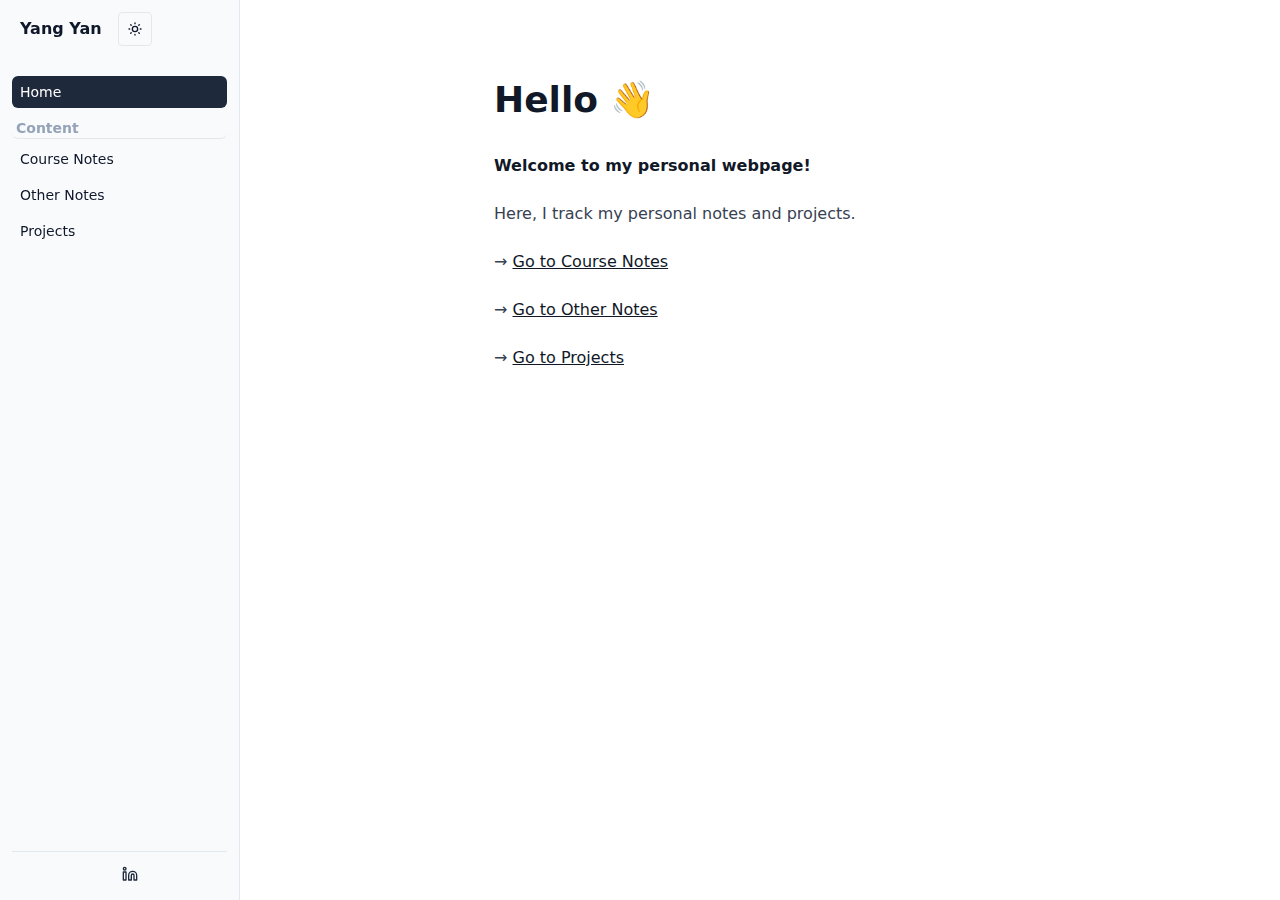
<file: index.html>
<!DOCTYPE html>
<html lang="en" itemscope itemtype="http://schema.org/WebPage">
<head>
  <meta charset="utf-8" />

  <meta name="viewport" content="width=device-width, initial-scale=1" />

  <link rel="icon" href="/favicon.ico">

  <title>
    Yang Yan&#39;s Personal Webpage - Yang Yan
  </title>

  <meta name="description" content="Red panda living in the eastern Himalayas." /><meta name="generator" content="Hugo 0.121.1">

  <link rel="stylesheet" href="/main.css" />

  
  

  <meta property="og:title" content="Yang Yan&#39;s Personal Webpage" />
<meta property="og:description" content="Red panda living in the eastern Himalayas." />
<meta property="og:type" content="website" />
<meta property="og:url" content="https://yan99.github.io/" />



  <meta name="twitter:card" content="summary"/><meta name="twitter:title" content="Yang Yan&#39;s Personal Webpage"/>
<meta name="twitter:description" content="Red panda living in the eastern Himalayas."/>


  <meta itemprop="name" content="Yang Yan&#39;s Personal Webpage">
<meta itemprop="description" content="Red panda living in the eastern Himalayas.">

  <meta itemprop="name" content="Yang Yan&#39;s Personal Webpage">
<meta itemprop="description" content="Red panda living in the eastern Himalayas.">
</head><body class="flex relative h-full min-h-screen"><aside
  class="will-change-transform transform transition-transform -translate-x-full absolute top-0 left-0 md:relative md:translate-x-0 w-3/4 md:basis-60 h-full min-h-screen p-3 bg-slate-50 dark:bg-slate-800 border-r border-slate-200 dark:border-slate-700 flex flex-col gap-2.5 z-20 sidebar flex-shrink-0">
  <p class="font-bold mb-5 flex items-center gap-2">
    <button aria-label="Close sidebar"
      class="md:hidden menu-trigger-close p-1 rounded text-slate-800 dark:text-slate-50 hover:bg-slate-200 dark:hover:bg-slate-700"><svg class="h-6 w-6" width="24" height="24" viewBox="0 0 24 24" stroke-width="2" stroke="currentColor"
  fill="none" stroke-linecap="round" stroke-linejoin="round">
  <path stroke="none" d="M0 0h24v24H0z" />
  <line x1="18" y1="6" x2="6" y2="18" />
  <line x1="6" y1="6" x2="18" y2="18" />
</svg></button>
    <a href="https://yan99.github.io/" class="px-2">
      <span>Yang Yan</span>
    </a>
    <button aria-label="Toggle dark mode"
      class="dark-mode-toggle p-2 rounded border dark:border-slate-700 hover:bg-slate-200 dark:hover:bg-slate-700"><svg class="h-4 w-4" width="24" height="24" viewBox="0 0 24 24" stroke-width="2" stroke="currentColor"
  fill="none" stroke-linecap="round" stroke-linejoin="round">
  <path stroke="none" d="M0 0h24v24H0z" />
  <circle cx="12" cy="12" r="4" />
  <path d="M3 12h1M12 3v1M20 12h1M12 20v1M5.6 5.6l.7 .7M18.4 5.6l-.7 .7M17.7 17.7l.7 .7M6.3 17.7l-.7 .7" />
</svg></button>
  </p>

  
  <ul class="list-none flex flex-col gap-1">
    
    <li>
      <a class="px-2 py-1.5 rounded-md text-sm flex items-center justify-between  bg-slate-800 text-white dark:bg-slate-50 dark:text-slate-800 dark:selection:bg-slate-400 "
        href="/" >
        <span>Home</span>
        
      </a>
    </li>
    
    <li>
      <a class="px-2 py-1.5 rounded-md text-sm flex items-center justify-between  text-slate-400 font-semibold pb-0 pl-1 border-b cursor-default pointer-events-none "
        href="#" >
        <span>Content</span>
        
      </a>
    </li>
    
    <li>
      <a class="px-2 py-1.5 rounded-md text-sm flex items-center justify-between  hover:bg-slate-200 dark:hover:bg-slate-700 "
        href="/notes/" >
        <span>Course Notes</span>
        
      </a>
    </li>
    
    <li>
      <a class="px-2 py-1.5 rounded-md text-sm flex items-center justify-between  hover:bg-slate-200 dark:hover:bg-slate-700 "
        href="/othernotes/" >
        <span>Other Notes</span>
        
      </a>
    </li>
    
    <li>
      <a class="px-2 py-1.5 rounded-md text-sm flex items-center justify-between  hover:bg-slate-200 dark:hover:bg-slate-700 "
        href="/projects/" >
        <span>Projects</span>
        
      </a>
    </li>
    
  </ul>

  <div class="flex-1"></div>

  

  <ul class="list-none flex flex-wrap justify-center gap-1 pt-2 border-t border-slate-200 dark:border-slate-600">
    
    <li>
      <a class="px-2 py-1.5 rounded-md text-sm block text-slate-800 dark:text-slate-50  hover:bg-slate-200 dark:hover:bg-slate-700 "
        href="" target="_blank" rel="noopener noreferrer">
        <span class="sr-only">Github</span>
        
      </a>
    </li>
    
    <li>
      <a class="px-2 py-1.5 rounded-md text-sm block text-slate-800 dark:text-slate-50  hover:bg-slate-200 dark:hover:bg-slate-700 "
        href="" target="_blank" rel="noopener noreferrer">
        <span class="sr-only">LinkedIn</span>
        
        <span><svg class="h-4 w-4" viewBox="0 0 24 24" fill="none" stroke="currentColor" stroke-width="2"
  stroke-linecap="round" stroke-linejoin="round">
  <path d="M16 8a6 6 0 0 1 6 6v7h-4v-7a2 2 0 0 0-2-2 2 2 0 0 0-2 2v7h-4v-7a6 6 0 0 1 6-6z" />
  <rect x="2" y="9" width="4" height="12" />
  <circle cx="4" cy="4" r="2" />
</svg></span>
        
      </a>
    </li>
    
  </ul>
</aside>

<div
  class="fixed bg-slate-700 bg-opacity-5 transition duration-200 ease-in-out inset-0 z-10 pointer-events-auto md:hidden left-0 top-0 w-full h-full hidden menu-overlay">
</div>

<button aria-label="Toggle Sidebar"
  class="md:hidden absolute top-3 left-3 z-10 menu-trigger p-1 rounded text-slate-800 dark:text-slate-50 hover:bg-slate-100"><svg class="h-6 w-6" viewBox="0 0 24 24" stroke-width="2" stroke="currentColor"
  fill="none" stroke-linecap="round" stroke-linejoin="round">
  <path stroke="none" d="M0 0h24v24H0z" />
  <line x1="4" y1="6" x2="20" y2="6" />
  <line x1="4" y1="12" x2="20" y2="12" />
  <line x1="4" y1="18" x2="16" y2="18" />
</svg></button>


<main class="h-screen overflow-y-auto w-full">
  <div class="px-6 py-20 w-full lg:w-[580px] mx-auto prose dark:prose-invert h-fit prose-img:mx-auto">
    <h1 id="hello-">Hello 👋</h1>
<p><strong>Welcome to my personal webpage!</strong></p>
<p>Here, I track my personal notes and projects.</p>
<p>→ <a href="/notes" >Go to Course Notes</a></p>
<p>→ <a href="/othernotes" >Go to Other Notes</a></p>
<p>→ <a href="/projects" >Go to Projects</a></p>

  </div>
</main>


  
<script type="text/javascript" src="/main.js" defer></script>


</body>

</html>
</file>
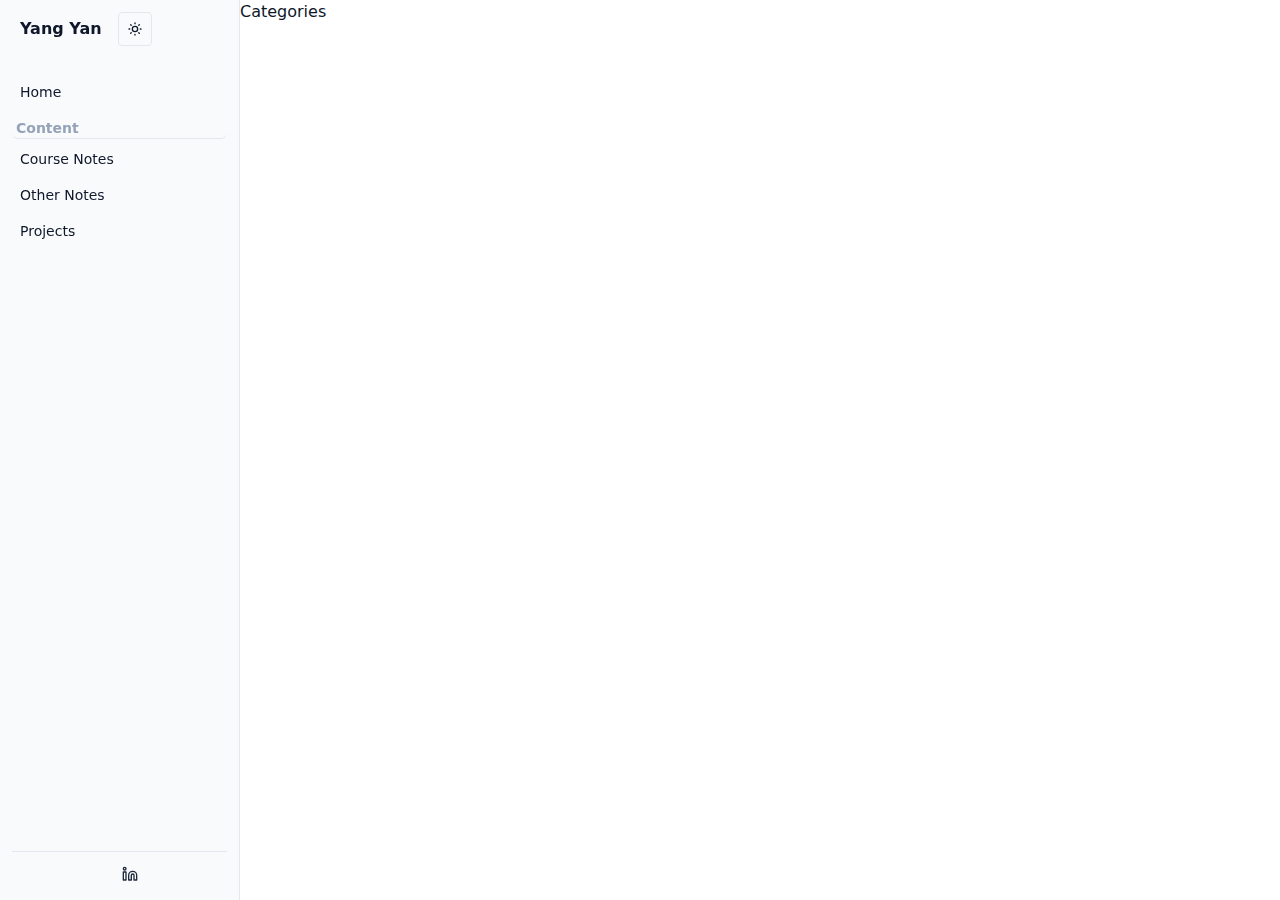
<file: categories/index.html>
<!DOCTYPE html>
<html lang="en" itemscope itemtype="http://schema.org/WebPage">
<head>
  <meta charset="utf-8" />

  <meta name="viewport" content="width=device-width, initial-scale=1" />

  <link rel="icon" href="/favicon.ico">

  <title>
    Categories - Yang Yan
  </title>

  <meta name="description" content="Red panda living in the eastern Himalayas." /><meta name="generator" content="Hugo 0.121.1">

  <link rel="stylesheet" href="/main.css" />

  
  

  <meta property="og:title" content="Categories" />
<meta property="og:description" content="Red panda living in the eastern Himalayas." />
<meta property="og:type" content="website" />
<meta property="og:url" content="https://yan99.github.io/categories/" />



  <meta name="twitter:card" content="summary"/><meta name="twitter:title" content="Categories"/>
<meta name="twitter:description" content="Red panda living in the eastern Himalayas."/>


  <meta itemprop="name" content="Categories">
<meta itemprop="description" content="Red panda living in the eastern Himalayas.">

  <meta itemprop="name" content="Categories">
<meta itemprop="description" content="Red panda living in the eastern Himalayas.">
</head><body class="flex relative h-full min-h-screen"><aside
  class="will-change-transform transform transition-transform -translate-x-full absolute top-0 left-0 md:relative md:translate-x-0 w-3/4 md:basis-60 h-full min-h-screen p-3 bg-slate-50 dark:bg-slate-800 border-r border-slate-200 dark:border-slate-700 flex flex-col gap-2.5 z-20 sidebar flex-shrink-0">
  <p class="font-bold mb-5 flex items-center gap-2">
    <button aria-label="Close sidebar"
      class="md:hidden menu-trigger-close p-1 rounded text-slate-800 dark:text-slate-50 hover:bg-slate-200 dark:hover:bg-slate-700"><svg class="h-6 w-6" width="24" height="24" viewBox="0 0 24 24" stroke-width="2" stroke="currentColor"
  fill="none" stroke-linecap="round" stroke-linejoin="round">
  <path stroke="none" d="M0 0h24v24H0z" />
  <line x1="18" y1="6" x2="6" y2="18" />
  <line x1="6" y1="6" x2="18" y2="18" />
</svg></button>
    <a href="https://yan99.github.io/" class="px-2">
      <span>Yang Yan</span>
    </a>
    <button aria-label="Toggle dark mode"
      class="dark-mode-toggle p-2 rounded border dark:border-slate-700 hover:bg-slate-200 dark:hover:bg-slate-700"><svg class="h-4 w-4" width="24" height="24" viewBox="0 0 24 24" stroke-width="2" stroke="currentColor"
  fill="none" stroke-linecap="round" stroke-linejoin="round">
  <path stroke="none" d="M0 0h24v24H0z" />
  <circle cx="12" cy="12" r="4" />
  <path d="M3 12h1M12 3v1M20 12h1M12 20v1M5.6 5.6l.7 .7M18.4 5.6l-.7 .7M17.7 17.7l.7 .7M6.3 17.7l-.7 .7" />
</svg></button>
  </p>

  
  <ul class="list-none flex flex-col gap-1">
    
    <li>
      <a class="px-2 py-1.5 rounded-md text-sm flex items-center justify-between  hover:bg-slate-200 dark:hover:bg-slate-700 "
        href="/" >
        <span>Home</span>
        
      </a>
    </li>
    
    <li>
      <a class="px-2 py-1.5 rounded-md text-sm flex items-center justify-between  text-slate-400 font-semibold pb-0 pl-1 border-b cursor-default pointer-events-none "
        href="#" >
        <span>Content</span>
        
      </a>
    </li>
    
    <li>
      <a class="px-2 py-1.5 rounded-md text-sm flex items-center justify-between  hover:bg-slate-200 dark:hover:bg-slate-700 "
        href="/notes/" >
        <span>Course Notes</span>
        
      </a>
    </li>
    
    <li>
      <a class="px-2 py-1.5 rounded-md text-sm flex items-center justify-between  hover:bg-slate-200 dark:hover:bg-slate-700 "
        href="/othernotes/" >
        <span>Other Notes</span>
        
      </a>
    </li>
    
    <li>
      <a class="px-2 py-1.5 rounded-md text-sm flex items-center justify-between  hover:bg-slate-200 dark:hover:bg-slate-700 "
        href="/projects/" >
        <span>Projects</span>
        
      </a>
    </li>
    
  </ul>

  <div class="flex-1"></div>

  

  <ul class="list-none flex flex-wrap justify-center gap-1 pt-2 border-t border-slate-200 dark:border-slate-600">
    
    <li>
      <a class="px-2 py-1.5 rounded-md text-sm block text-slate-800 dark:text-slate-50  hover:bg-slate-200 dark:hover:bg-slate-700 "
        href="" target="_blank" rel="noopener noreferrer">
        <span class="sr-only">Github</span>
        
      </a>
    </li>
    
    <li>
      <a class="px-2 py-1.5 rounded-md text-sm block text-slate-800 dark:text-slate-50  hover:bg-slate-200 dark:hover:bg-slate-700 "
        href="" target="_blank" rel="noopener noreferrer">
        <span class="sr-only">LinkedIn</span>
        
        <span><svg class="h-4 w-4" viewBox="0 0 24 24" fill="none" stroke="currentColor" stroke-width="2"
  stroke-linecap="round" stroke-linejoin="round">
  <path d="M16 8a6 6 0 0 1 6 6v7h-4v-7a2 2 0 0 0-2-2 2 2 0 0 0-2 2v7h-4v-7a6 6 0 0 1 6-6z" />
  <rect x="2" y="9" width="4" height="12" />
  <circle cx="4" cy="4" r="2" />
</svg></span>
        
      </a>
    </li>
    
  </ul>
</aside>

<div
  class="fixed bg-slate-700 bg-opacity-5 transition duration-200 ease-in-out inset-0 z-10 pointer-events-auto md:hidden left-0 top-0 w-full h-full hidden menu-overlay">
</div>

<button aria-label="Toggle Sidebar"
  class="md:hidden absolute top-3 left-3 z-10 menu-trigger p-1 rounded text-slate-800 dark:text-slate-50 hover:bg-slate-100"><svg class="h-6 w-6" viewBox="0 0 24 24" stroke-width="2" stroke="currentColor"
  fill="none" stroke-linecap="round" stroke-linejoin="round">
  <path stroke="none" d="M0 0h24v24H0z" />
  <line x1="4" y1="6" x2="20" y2="6" />
  <line x1="4" y1="12" x2="20" y2="12" />
  <line x1="4" y1="18" x2="16" y2="18" />
</svg></button>

<main>
  <header>
    <h1>Categories</h1>
  </header>
  <div>
    
  </div>
</main>

  
<script type="text/javascript" src="/main.js" defer></script>


</body>

</html>
</file>
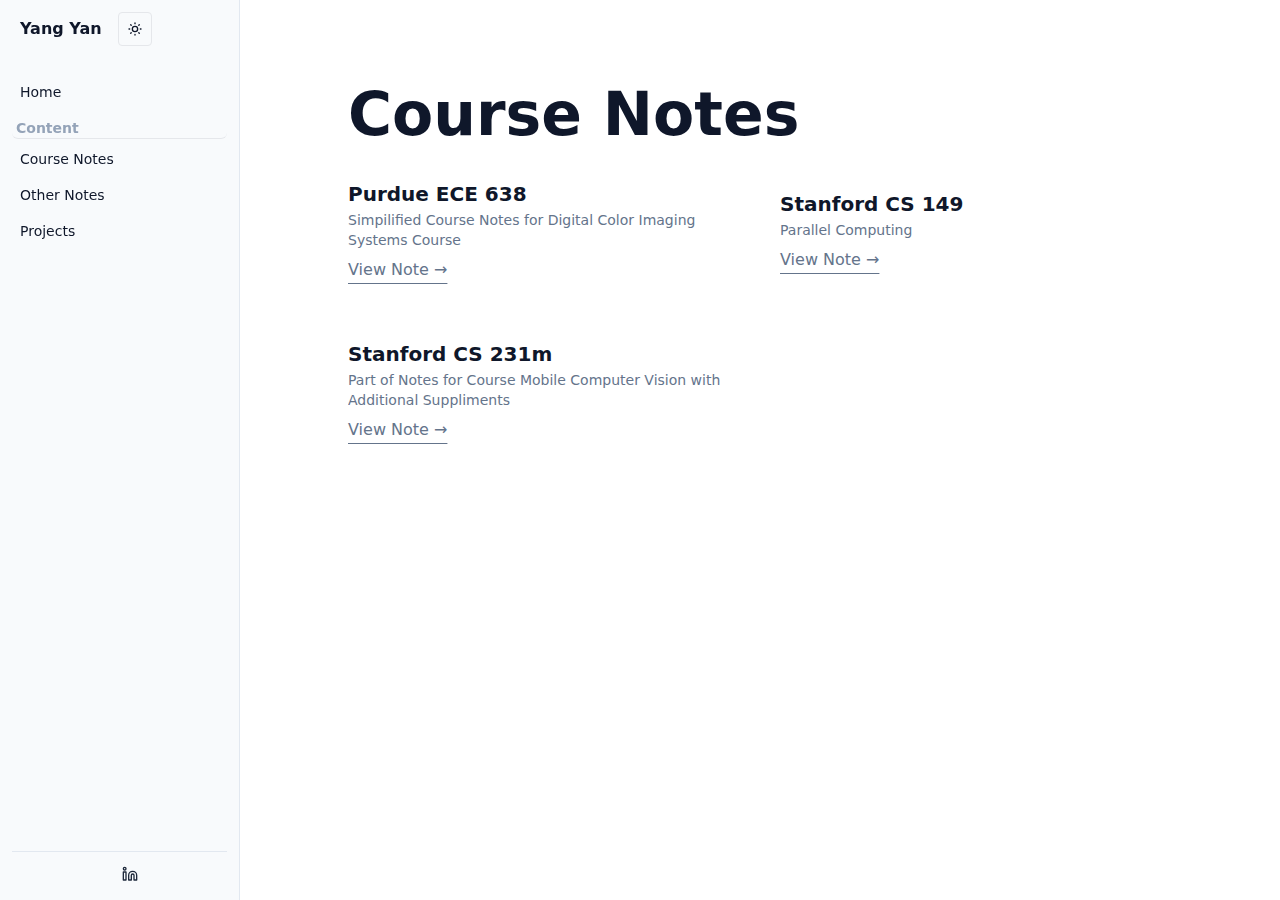
<file: notes/index.html>
<!DOCTYPE html>
<html lang="en" itemscope itemtype="http://schema.org/WebPage">
<head>
  <meta charset="utf-8" />

  <meta name="viewport" content="width=device-width, initial-scale=1" />

  <link rel="icon" href="/favicon.ico">

  <title>
    Course Notes - Yang Yan
  </title>

  <meta name="description" content="Red panda living in the eastern Himalayas." /><meta name="generator" content="Hugo 0.121.1">

  <link rel="stylesheet" href="/main.css" />

  
  

  <meta property="og:title" content="Course Notes" />
<meta property="og:description" content="Red panda living in the eastern Himalayas." />
<meta property="og:type" content="website" />
<meta property="og:url" content="https://yan99.github.io/notes/" />



  <meta name="twitter:card" content="summary"/><meta name="twitter:title" content="Course Notes"/>
<meta name="twitter:description" content="Red panda living in the eastern Himalayas."/>


  <meta itemprop="name" content="Course Notes">
<meta itemprop="description" content="Red panda living in the eastern Himalayas.">

  <meta itemprop="name" content="Course Notes">
<meta itemprop="description" content="Red panda living in the eastern Himalayas.">
</head><body class="flex relative h-full min-h-screen"><aside
  class="will-change-transform transform transition-transform -translate-x-full absolute top-0 left-0 md:relative md:translate-x-0 w-3/4 md:basis-60 h-full min-h-screen p-3 bg-slate-50 dark:bg-slate-800 border-r border-slate-200 dark:border-slate-700 flex flex-col gap-2.5 z-20 sidebar flex-shrink-0">
  <p class="font-bold mb-5 flex items-center gap-2">
    <button aria-label="Close sidebar"
      class="md:hidden menu-trigger-close p-1 rounded text-slate-800 dark:text-slate-50 hover:bg-slate-200 dark:hover:bg-slate-700"><svg class="h-6 w-6" width="24" height="24" viewBox="0 0 24 24" stroke-width="2" stroke="currentColor"
  fill="none" stroke-linecap="round" stroke-linejoin="round">
  <path stroke="none" d="M0 0h24v24H0z" />
  <line x1="18" y1="6" x2="6" y2="18" />
  <line x1="6" y1="6" x2="18" y2="18" />
</svg></button>
    <a href="https://yan99.github.io/" class="px-2">
      <span>Yang Yan</span>
    </a>
    <button aria-label="Toggle dark mode"
      class="dark-mode-toggle p-2 rounded border dark:border-slate-700 hover:bg-slate-200 dark:hover:bg-slate-700"><svg class="h-4 w-4" width="24" height="24" viewBox="0 0 24 24" stroke-width="2" stroke="currentColor"
  fill="none" stroke-linecap="round" stroke-linejoin="round">
  <path stroke="none" d="M0 0h24v24H0z" />
  <circle cx="12" cy="12" r="4" />
  <path d="M3 12h1M12 3v1M20 12h1M12 20v1M5.6 5.6l.7 .7M18.4 5.6l-.7 .7M17.7 17.7l.7 .7M6.3 17.7l-.7 .7" />
</svg></button>
  </p>

  
  <ul class="list-none flex flex-col gap-1">
    
    <li>
      <a class="px-2 py-1.5 rounded-md text-sm flex items-center justify-between  hover:bg-slate-200 dark:hover:bg-slate-700 "
        href="/" >
        <span>Home</span>
        
      </a>
    </li>
    
    <li>
      <a class="px-2 py-1.5 rounded-md text-sm flex items-center justify-between  text-slate-400 font-semibold pb-0 pl-1 border-b cursor-default pointer-events-none "
        href="#" >
        <span>Content</span>
        
      </a>
    </li>
    
    <li>
      <a class="px-2 py-1.5 rounded-md text-sm flex items-center justify-between  hover:bg-slate-200 dark:hover:bg-slate-700 "
        href="/notes/" >
        <span>Course Notes</span>
        
      </a>
    </li>
    
    <li>
      <a class="px-2 py-1.5 rounded-md text-sm flex items-center justify-between  hover:bg-slate-200 dark:hover:bg-slate-700 "
        href="/othernotes/" >
        <span>Other Notes</span>
        
      </a>
    </li>
    
    <li>
      <a class="px-2 py-1.5 rounded-md text-sm flex items-center justify-between  hover:bg-slate-200 dark:hover:bg-slate-700 "
        href="/projects/" >
        <span>Projects</span>
        
      </a>
    </li>
    
  </ul>

  <div class="flex-1"></div>

  

  <ul class="list-none flex flex-wrap justify-center gap-1 pt-2 border-t border-slate-200 dark:border-slate-600">
    
    <li>
      <a class="px-2 py-1.5 rounded-md text-sm block text-slate-800 dark:text-slate-50  hover:bg-slate-200 dark:hover:bg-slate-700 "
        href="" target="_blank" rel="noopener noreferrer">
        <span class="sr-only">Github</span>
        
      </a>
    </li>
    
    <li>
      <a class="px-2 py-1.5 rounded-md text-sm block text-slate-800 dark:text-slate-50  hover:bg-slate-200 dark:hover:bg-slate-700 "
        href="" target="_blank" rel="noopener noreferrer">
        <span class="sr-only">LinkedIn</span>
        
        <span><svg class="h-4 w-4" viewBox="0 0 24 24" fill="none" stroke="currentColor" stroke-width="2"
  stroke-linecap="round" stroke-linejoin="round">
  <path d="M16 8a6 6 0 0 1 6 6v7h-4v-7a2 2 0 0 0-2-2 2 2 0 0 0-2 2v7h-4v-7a6 6 0 0 1 6-6z" />
  <rect x="2" y="9" width="4" height="12" />
  <circle cx="4" cy="4" r="2" />
</svg></span>
        
      </a>
    </li>
    
  </ul>
</aside>

<div
  class="fixed bg-slate-700 bg-opacity-5 transition duration-200 ease-in-out inset-0 z-10 pointer-events-auto md:hidden left-0 top-0 w-full h-full hidden menu-overlay">
</div>

<button aria-label="Toggle Sidebar"
  class="md:hidden absolute top-3 left-3 z-10 menu-trigger p-1 rounded text-slate-800 dark:text-slate-50 hover:bg-slate-100"><svg class="h-6 w-6" viewBox="0 0 24 24" stroke-width="2" stroke="currentColor"
  fill="none" stroke-linecap="round" stroke-linejoin="round">
  <path stroke="none" d="M0 0h24v24H0z" />
  <line x1="4" y1="6" x2="20" y2="6" />
  <line x1="4" y1="12" x2="20" y2="12" />
  <line x1="4" y1="18" x2="16" y2="18" />
</svg></button>




<main class="h-screen overflow-y-auto w-full">
  <section class="w-full md:max-w-xl xl:max-w-4xl 2xl:max-w-7xl mx-auto flex flex-col px-6 py-20">
    <a href="https://yan99.github.io/notes/" class="inline-block">
      <h2 class="font-bold text-4xl lg:text-6xl py-1 px-3 mb-4 inline-block">Course Notes</h2>
    </a>
    <div class="space-y-2.5 grid grid-cols-1 lg:grid-cols-2 gap-2 lg:gap-4">
      <a class="block px-3 py-4 row-span-2" href="/notes/ece638/">
        
        <h3 class="text-lg font-semibold mb-0.5 lg:text-xl 2xl:text-3xl">Purdue ECE 638</h3>
        
        <div class="text-sm text-slate-500 dark:text-slate-400 line-clamp-2">
          Simpilified Course Notes for Digital Color Imaging Systems Course
        </div>
        
        <p
          class="underline decoration-slate-500 text-slate-500 underline-offset-8 font-medium mt-2 hover:text-slate-800 hover:decoration-slate-800 dark:hover:text-slate-400 dark:hover:decoration-slate-400">
          View Note →</p>
      </a>
      
      <a class="block px-3 py-4 row-span-2" href="/notes/cs149/">
        
        <h3 class="text-lg font-semibold mb-0.5 lg:text-xl 2xl:text-3xl">Stanford CS 149</h3>
        
        <div class="text-sm text-slate-500 dark:text-slate-400 line-clamp-2">
          Parallel Computing
        </div>
        
        <p
          class="underline decoration-slate-500 text-slate-500 underline-offset-8 font-medium mt-2 hover:text-slate-800 hover:decoration-slate-800 dark:hover:text-slate-400 dark:hover:decoration-slate-400">
          View Note →</p>
      </a>
      
      <a class="block px-3 py-4 row-span-2" href="/notes/cs231m/">
        
        <h3 class="text-lg font-semibold mb-0.5 lg:text-xl 2xl:text-3xl">Stanford CS 231m</h3>
        
        <div class="text-sm text-slate-500 dark:text-slate-400 line-clamp-2">
          Part of Notes for Course Mobile Computer Vision with Additional Suppliments
        </div>
        
        <p
          class="underline decoration-slate-500 text-slate-500 underline-offset-8 font-medium mt-2 hover:text-slate-800 hover:decoration-slate-800 dark:hover:text-slate-400 dark:hover:decoration-slate-400">
          View Note →</p>
      </a>
      
      </div>
  </section>
</main>


  
<script type="text/javascript" src="/main.js" defer></script>


</body>

</html>
</file>
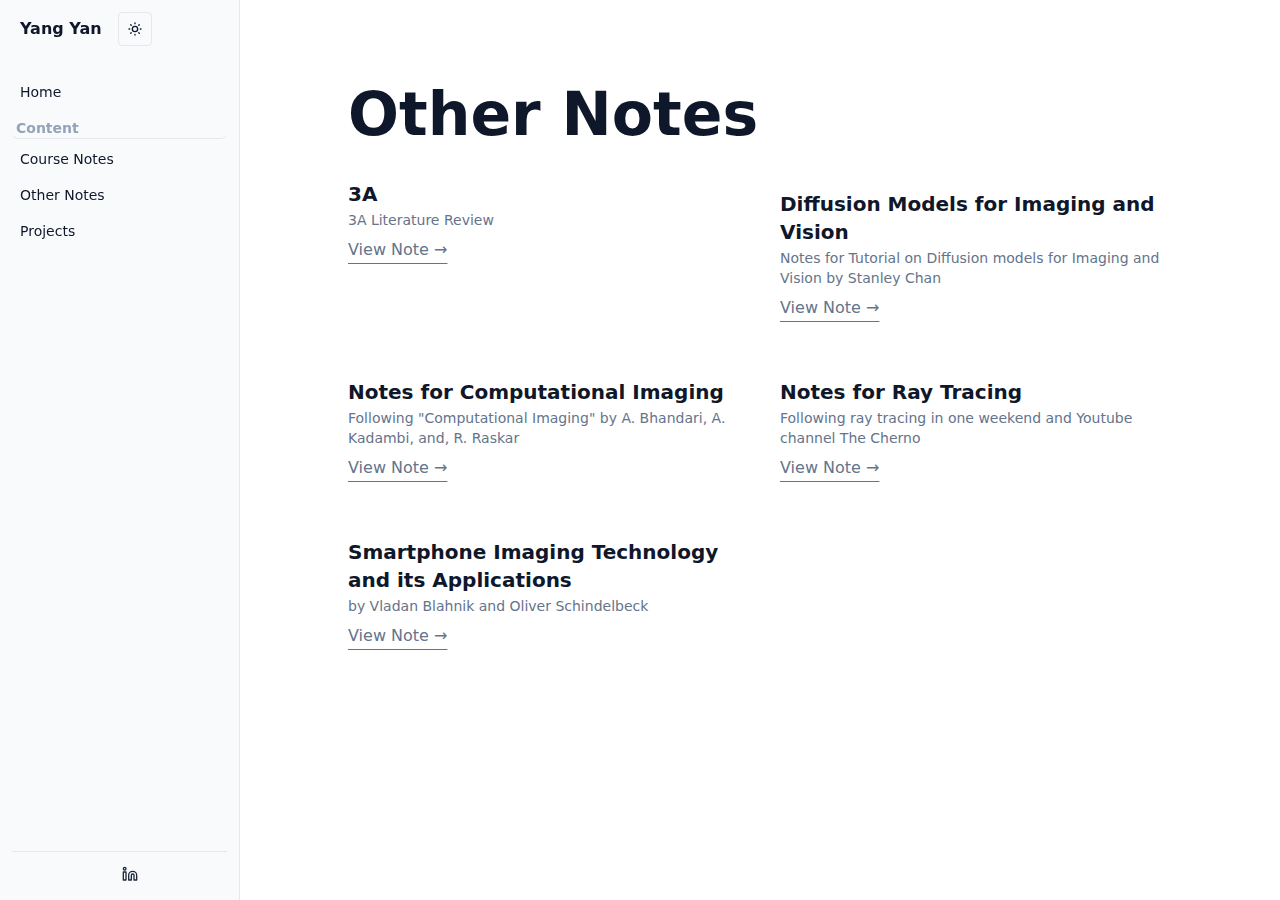
<file: othernotes/index.html>
<!DOCTYPE html>
<html lang="en" itemscope itemtype="http://schema.org/WebPage">
<head>
  <meta charset="utf-8" />

  <meta name="viewport" content="width=device-width, initial-scale=1" />

  <link rel="icon" href="/favicon.ico">

  <title>
    Other Notes - Yang Yan
  </title>

  <meta name="description" content="Red panda living in the eastern Himalayas." /><meta name="generator" content="Hugo 0.121.1">

  <link rel="stylesheet" href="/main.css" />

  
  

  <meta property="og:title" content="Other Notes" />
<meta property="og:description" content="Red panda living in the eastern Himalayas." />
<meta property="og:type" content="website" />
<meta property="og:url" content="https://yan99.github.io/othernotes/" />



  <meta name="twitter:card" content="summary"/><meta name="twitter:title" content="Other Notes"/>
<meta name="twitter:description" content="Red panda living in the eastern Himalayas."/>


  <meta itemprop="name" content="Other Notes">
<meta itemprop="description" content="Red panda living in the eastern Himalayas.">

  <meta itemprop="name" content="Other Notes">
<meta itemprop="description" content="Red panda living in the eastern Himalayas.">
</head><body class="flex relative h-full min-h-screen"><aside
  class="will-change-transform transform transition-transform -translate-x-full absolute top-0 left-0 md:relative md:translate-x-0 w-3/4 md:basis-60 h-full min-h-screen p-3 bg-slate-50 dark:bg-slate-800 border-r border-slate-200 dark:border-slate-700 flex flex-col gap-2.5 z-20 sidebar flex-shrink-0">
  <p class="font-bold mb-5 flex items-center gap-2">
    <button aria-label="Close sidebar"
      class="md:hidden menu-trigger-close p-1 rounded text-slate-800 dark:text-slate-50 hover:bg-slate-200 dark:hover:bg-slate-700"><svg class="h-6 w-6" width="24" height="24" viewBox="0 0 24 24" stroke-width="2" stroke="currentColor"
  fill="none" stroke-linecap="round" stroke-linejoin="round">
  <path stroke="none" d="M0 0h24v24H0z" />
  <line x1="18" y1="6" x2="6" y2="18" />
  <line x1="6" y1="6" x2="18" y2="18" />
</svg></button>
    <a href="https://yan99.github.io/" class="px-2">
      <span>Yang Yan</span>
    </a>
    <button aria-label="Toggle dark mode"
      class="dark-mode-toggle p-2 rounded border dark:border-slate-700 hover:bg-slate-200 dark:hover:bg-slate-700"><svg class="h-4 w-4" width="24" height="24" viewBox="0 0 24 24" stroke-width="2" stroke="currentColor"
  fill="none" stroke-linecap="round" stroke-linejoin="round">
  <path stroke="none" d="M0 0h24v24H0z" />
  <circle cx="12" cy="12" r="4" />
  <path d="M3 12h1M12 3v1M20 12h1M12 20v1M5.6 5.6l.7 .7M18.4 5.6l-.7 .7M17.7 17.7l.7 .7M6.3 17.7l-.7 .7" />
</svg></button>
  </p>

  
  <ul class="list-none flex flex-col gap-1">
    
    <li>
      <a class="px-2 py-1.5 rounded-md text-sm flex items-center justify-between  hover:bg-slate-200 dark:hover:bg-slate-700 "
        href="/" >
        <span>Home</span>
        
      </a>
    </li>
    
    <li>
      <a class="px-2 py-1.5 rounded-md text-sm flex items-center justify-between  text-slate-400 font-semibold pb-0 pl-1 border-b cursor-default pointer-events-none "
        href="#" >
        <span>Content</span>
        
      </a>
    </li>
    
    <li>
      <a class="px-2 py-1.5 rounded-md text-sm flex items-center justify-between  hover:bg-slate-200 dark:hover:bg-slate-700 "
        href="/notes/" >
        <span>Course Notes</span>
        
      </a>
    </li>
    
    <li>
      <a class="px-2 py-1.5 rounded-md text-sm flex items-center justify-between  hover:bg-slate-200 dark:hover:bg-slate-700 "
        href="/othernotes/" >
        <span>Other Notes</span>
        
      </a>
    </li>
    
    <li>
      <a class="px-2 py-1.5 rounded-md text-sm flex items-center justify-between  hover:bg-slate-200 dark:hover:bg-slate-700 "
        href="/projects/" >
        <span>Projects</span>
        
      </a>
    </li>
    
  </ul>

  <div class="flex-1"></div>

  

  <ul class="list-none flex flex-wrap justify-center gap-1 pt-2 border-t border-slate-200 dark:border-slate-600">
    
    <li>
      <a class="px-2 py-1.5 rounded-md text-sm block text-slate-800 dark:text-slate-50  hover:bg-slate-200 dark:hover:bg-slate-700 "
        href="" target="_blank" rel="noopener noreferrer">
        <span class="sr-only">Github</span>
        
      </a>
    </li>
    
    <li>
      <a class="px-2 py-1.5 rounded-md text-sm block text-slate-800 dark:text-slate-50  hover:bg-slate-200 dark:hover:bg-slate-700 "
        href="" target="_blank" rel="noopener noreferrer">
        <span class="sr-only">LinkedIn</span>
        
        <span><svg class="h-4 w-4" viewBox="0 0 24 24" fill="none" stroke="currentColor" stroke-width="2"
  stroke-linecap="round" stroke-linejoin="round">
  <path d="M16 8a6 6 0 0 1 6 6v7h-4v-7a2 2 0 0 0-2-2 2 2 0 0 0-2 2v7h-4v-7a6 6 0 0 1 6-6z" />
  <rect x="2" y="9" width="4" height="12" />
  <circle cx="4" cy="4" r="2" />
</svg></span>
        
      </a>
    </li>
    
  </ul>
</aside>

<div
  class="fixed bg-slate-700 bg-opacity-5 transition duration-200 ease-in-out inset-0 z-10 pointer-events-auto md:hidden left-0 top-0 w-full h-full hidden menu-overlay">
</div>

<button aria-label="Toggle Sidebar"
  class="md:hidden absolute top-3 left-3 z-10 menu-trigger p-1 rounded text-slate-800 dark:text-slate-50 hover:bg-slate-100"><svg class="h-6 w-6" viewBox="0 0 24 24" stroke-width="2" stroke="currentColor"
  fill="none" stroke-linecap="round" stroke-linejoin="round">
  <path stroke="none" d="M0 0h24v24H0z" />
  <line x1="4" y1="6" x2="20" y2="6" />
  <line x1="4" y1="12" x2="20" y2="12" />
  <line x1="4" y1="18" x2="16" y2="18" />
</svg></button>




<main class="h-screen overflow-y-auto w-full">
  <section class="w-full md:max-w-xl xl:max-w-4xl 2xl:max-w-7xl mx-auto flex flex-col px-6 py-20">
    <a href="https://yan99.github.io/othernotes/" class="inline-block">
      <h2 class="font-bold text-4xl lg:text-6xl py-1 px-3 mb-4 inline-block">Other Notes</h2>
    </a>
    <div class="space-y-2.5 grid grid-cols-1 lg:grid-cols-2 gap-2 lg:gap-4">
      <a class="block px-3 py-4 row-span-2" href="/othernotes/3a/">
        
        <h3 class="text-lg font-semibold mb-0.5 lg:text-xl 2xl:text-3xl">3A</h3>
        
        <div class="text-sm text-slate-500 dark:text-slate-400 line-clamp-2">
          3A Literature Review
        </div>
        
        <p
          class="underline decoration-slate-500 text-slate-500 underline-offset-8 font-medium mt-2 hover:text-slate-800 hover:decoration-slate-800 dark:hover:text-slate-400 dark:hover:decoration-slate-400">
          View Note →</p>
      </a>
      
      <a class="block px-3 py-4 row-span-2" href="/othernotes/diffusionmodels/">
        
        <h3 class="text-lg font-semibold mb-0.5 lg:text-xl 2xl:text-3xl">Diffusion Models for Imaging and Vision</h3>
        
        <div class="text-sm text-slate-500 dark:text-slate-400 line-clamp-2">
          Notes for Tutorial on Diffusion models for Imaging and Vision by Stanley Chan
        </div>
        
        <p
          class="underline decoration-slate-500 text-slate-500 underline-offset-8 font-medium mt-2 hover:text-slate-800 hover:decoration-slate-800 dark:hover:text-slate-400 dark:hover:decoration-slate-400">
          View Note →</p>
      </a>
      
      <a class="block px-3 py-4 row-span-2" href="/othernotes/computationalimaging/">
        
        <h3 class="text-lg font-semibold mb-0.5 lg:text-xl 2xl:text-3xl">Notes for Computational Imaging</h3>
        
        <div class="text-sm text-slate-500 dark:text-slate-400 line-clamp-2">
          Following &#34;Computational Imaging&#34; by A. Bhandari, A. Kadambi, and, R. Raskar
        </div>
        
        <p
          class="underline decoration-slate-500 text-slate-500 underline-offset-8 font-medium mt-2 hover:text-slate-800 hover:decoration-slate-800 dark:hover:text-slate-400 dark:hover:decoration-slate-400">
          View Note →</p>
      </a>
      
      <a class="block px-3 py-4 row-span-2" href="/othernotes/raytracing/">
        
        <h3 class="text-lg font-semibold mb-0.5 lg:text-xl 2xl:text-3xl">Notes for Ray Tracing</h3>
        
        <div class="text-sm text-slate-500 dark:text-slate-400 line-clamp-2">
          Following ray tracing in one weekend and Youtube channel The Cherno
        </div>
        
        <p
          class="underline decoration-slate-500 text-slate-500 underline-offset-8 font-medium mt-2 hover:text-slate-800 hover:decoration-slate-800 dark:hover:text-slate-400 dark:hover:decoration-slate-400">
          View Note →</p>
      </a>
      
      <a class="block px-3 py-4 row-span-2" href="/othernotes/smartphone_imaging_tech_review/">
        
        <h3 class="text-lg font-semibold mb-0.5 lg:text-xl 2xl:text-3xl">Smartphone Imaging Technology and its Applications</h3>
        
        <div class="text-sm text-slate-500 dark:text-slate-400 line-clamp-2">
          by Vladan Blahnik and Oliver Schindelbeck
        </div>
        
        <p
          class="underline decoration-slate-500 text-slate-500 underline-offset-8 font-medium mt-2 hover:text-slate-800 hover:decoration-slate-800 dark:hover:text-slate-400 dark:hover:decoration-slate-400">
          View Note →</p>
      </a>
      
      </div>
  </section>
</main>


  
<script type="text/javascript" src="/main.js" defer></script>


</body>

</html>
</file>
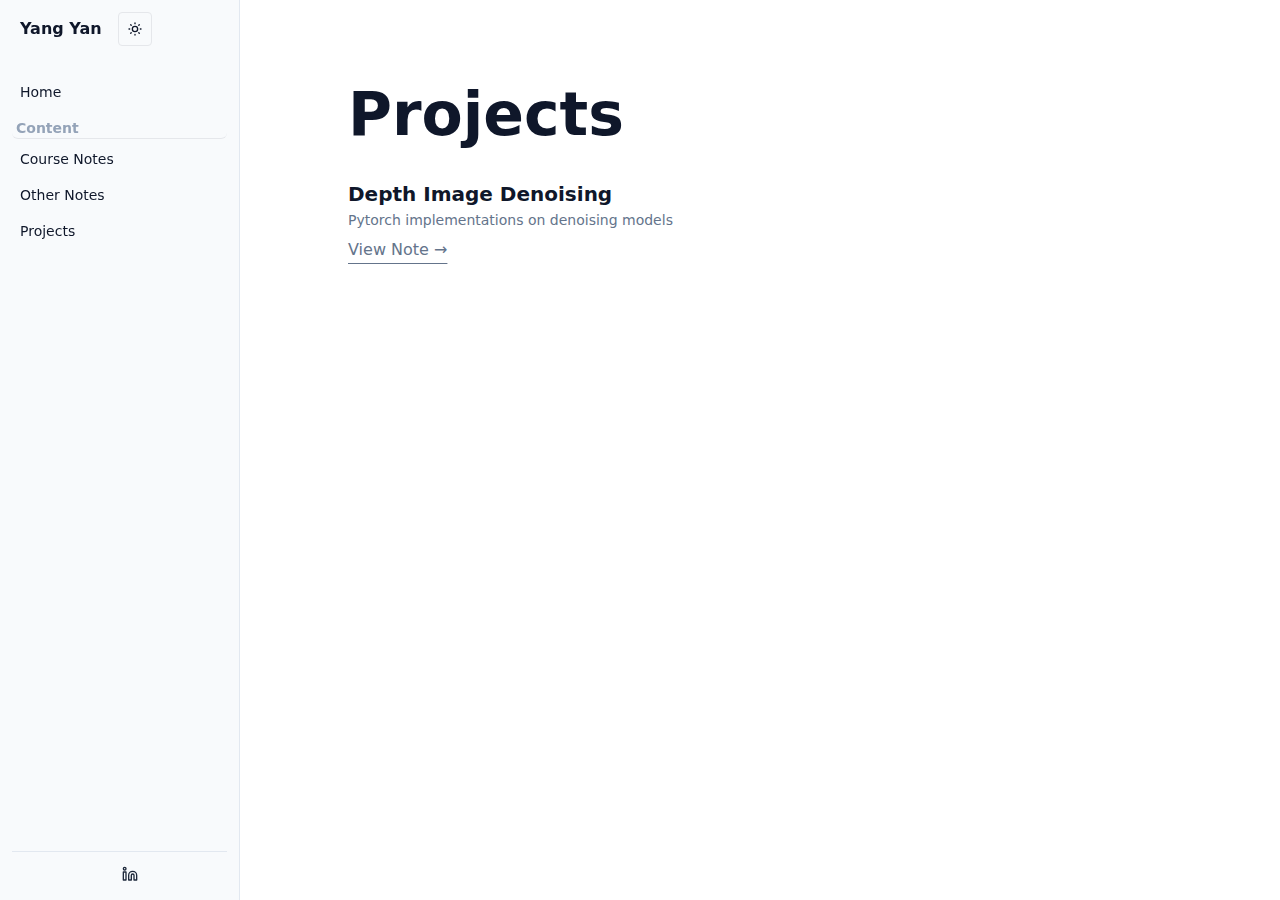
<file: projects/index.html>
<!DOCTYPE html>
<html lang="en" itemscope itemtype="http://schema.org/WebPage">
<head>
  <meta charset="utf-8" />

  <meta name="viewport" content="width=device-width, initial-scale=1" />

  <link rel="icon" href="/favicon.ico">

  <title>
    Projects - Yang Yan
  </title>

  <meta name="description" content="Red panda living in the eastern Himalayas." /><meta name="generator" content="Hugo 0.121.1">

  <link rel="stylesheet" href="/main.css" />

  
  

  <meta property="og:title" content="Projects" />
<meta property="og:description" content="Red panda living in the eastern Himalayas." />
<meta property="og:type" content="website" />
<meta property="og:url" content="https://yan99.github.io/projects/" />



  <meta name="twitter:card" content="summary"/><meta name="twitter:title" content="Projects"/>
<meta name="twitter:description" content="Red panda living in the eastern Himalayas."/>


  <meta itemprop="name" content="Projects">
<meta itemprop="description" content="Red panda living in the eastern Himalayas.">

  <meta itemprop="name" content="Projects">
<meta itemprop="description" content="Red panda living in the eastern Himalayas.">
</head><body class="flex relative h-full min-h-screen"><aside
  class="will-change-transform transform transition-transform -translate-x-full absolute top-0 left-0 md:relative md:translate-x-0 w-3/4 md:basis-60 h-full min-h-screen p-3 bg-slate-50 dark:bg-slate-800 border-r border-slate-200 dark:border-slate-700 flex flex-col gap-2.5 z-20 sidebar flex-shrink-0">
  <p class="font-bold mb-5 flex items-center gap-2">
    <button aria-label="Close sidebar"
      class="md:hidden menu-trigger-close p-1 rounded text-slate-800 dark:text-slate-50 hover:bg-slate-200 dark:hover:bg-slate-700"><svg class="h-6 w-6" width="24" height="24" viewBox="0 0 24 24" stroke-width="2" stroke="currentColor"
  fill="none" stroke-linecap="round" stroke-linejoin="round">
  <path stroke="none" d="M0 0h24v24H0z" />
  <line x1="18" y1="6" x2="6" y2="18" />
  <line x1="6" y1="6" x2="18" y2="18" />
</svg></button>
    <a href="https://yan99.github.io/" class="px-2">
      <span>Yang Yan</span>
    </a>
    <button aria-label="Toggle dark mode"
      class="dark-mode-toggle p-2 rounded border dark:border-slate-700 hover:bg-slate-200 dark:hover:bg-slate-700"><svg class="h-4 w-4" width="24" height="24" viewBox="0 0 24 24" stroke-width="2" stroke="currentColor"
  fill="none" stroke-linecap="round" stroke-linejoin="round">
  <path stroke="none" d="M0 0h24v24H0z" />
  <circle cx="12" cy="12" r="4" />
  <path d="M3 12h1M12 3v1M20 12h1M12 20v1M5.6 5.6l.7 .7M18.4 5.6l-.7 .7M17.7 17.7l.7 .7M6.3 17.7l-.7 .7" />
</svg></button>
  </p>

  
  <ul class="list-none flex flex-col gap-1">
    
    <li>
      <a class="px-2 py-1.5 rounded-md text-sm flex items-center justify-between  hover:bg-slate-200 dark:hover:bg-slate-700 "
        href="/" >
        <span>Home</span>
        
      </a>
    </li>
    
    <li>
      <a class="px-2 py-1.5 rounded-md text-sm flex items-center justify-between  text-slate-400 font-semibold pb-0 pl-1 border-b cursor-default pointer-events-none "
        href="#" >
        <span>Content</span>
        
      </a>
    </li>
    
    <li>
      <a class="px-2 py-1.5 rounded-md text-sm flex items-center justify-between  hover:bg-slate-200 dark:hover:bg-slate-700 "
        href="/notes/" >
        <span>Course Notes</span>
        
      </a>
    </li>
    
    <li>
      <a class="px-2 py-1.5 rounded-md text-sm flex items-center justify-between  hover:bg-slate-200 dark:hover:bg-slate-700 "
        href="/othernotes/" >
        <span>Other Notes</span>
        
      </a>
    </li>
    
    <li>
      <a class="px-2 py-1.5 rounded-md text-sm flex items-center justify-between  hover:bg-slate-200 dark:hover:bg-slate-700 "
        href="/projects/" >
        <span>Projects</span>
        
      </a>
    </li>
    
  </ul>

  <div class="flex-1"></div>

  

  <ul class="list-none flex flex-wrap justify-center gap-1 pt-2 border-t border-slate-200 dark:border-slate-600">
    
    <li>
      <a class="px-2 py-1.5 rounded-md text-sm block text-slate-800 dark:text-slate-50  hover:bg-slate-200 dark:hover:bg-slate-700 "
        href="" target="_blank" rel="noopener noreferrer">
        <span class="sr-only">Github</span>
        
      </a>
    </li>
    
    <li>
      <a class="px-2 py-1.5 rounded-md text-sm block text-slate-800 dark:text-slate-50  hover:bg-slate-200 dark:hover:bg-slate-700 "
        href="" target="_blank" rel="noopener noreferrer">
        <span class="sr-only">LinkedIn</span>
        
        <span><svg class="h-4 w-4" viewBox="0 0 24 24" fill="none" stroke="currentColor" stroke-width="2"
  stroke-linecap="round" stroke-linejoin="round">
  <path d="M16 8a6 6 0 0 1 6 6v7h-4v-7a2 2 0 0 0-2-2 2 2 0 0 0-2 2v7h-4v-7a6 6 0 0 1 6-6z" />
  <rect x="2" y="9" width="4" height="12" />
  <circle cx="4" cy="4" r="2" />
</svg></span>
        
      </a>
    </li>
    
  </ul>
</aside>

<div
  class="fixed bg-slate-700 bg-opacity-5 transition duration-200 ease-in-out inset-0 z-10 pointer-events-auto md:hidden left-0 top-0 w-full h-full hidden menu-overlay">
</div>

<button aria-label="Toggle Sidebar"
  class="md:hidden absolute top-3 left-3 z-10 menu-trigger p-1 rounded text-slate-800 dark:text-slate-50 hover:bg-slate-100"><svg class="h-6 w-6" viewBox="0 0 24 24" stroke-width="2" stroke="currentColor"
  fill="none" stroke-linecap="round" stroke-linejoin="round">
  <path stroke="none" d="M0 0h24v24H0z" />
  <line x1="4" y1="6" x2="20" y2="6" />
  <line x1="4" y1="12" x2="20" y2="12" />
  <line x1="4" y1="18" x2="16" y2="18" />
</svg></button>




<main class="h-screen overflow-y-auto w-full">
  <section class="w-full md:max-w-xl xl:max-w-4xl 2xl:max-w-7xl mx-auto flex flex-col px-6 py-20">
    <a href="https://yan99.github.io/projects/" class="inline-block">
      <h2 class="font-bold text-4xl lg:text-6xl py-1 px-3 mb-4 inline-block">Projects</h2>
    </a>
    <div class="space-y-2.5 grid grid-cols-1 lg:grid-cols-2 gap-2 lg:gap-4">
      <a class="block px-3 py-4 row-span-2" href="/projects/depthimagedenoise/">
        
        <h3 class="text-lg font-semibold mb-0.5 lg:text-xl 2xl:text-3xl">Depth Image Denoising</h3>
        
        <div class="text-sm text-slate-500 dark:text-slate-400 line-clamp-2">
          Pytorch implementations on denoising models
        </div>
        
        <p
          class="underline decoration-slate-500 text-slate-500 underline-offset-8 font-medium mt-2 hover:text-slate-800 hover:decoration-slate-800 dark:hover:text-slate-400 dark:hover:decoration-slate-400">
          View Note →</p>
      </a>
      
      </div>
  </section>
</main>


  
<script type="text/javascript" src="/main.js" defer></script>


</body>

</html>
</file>
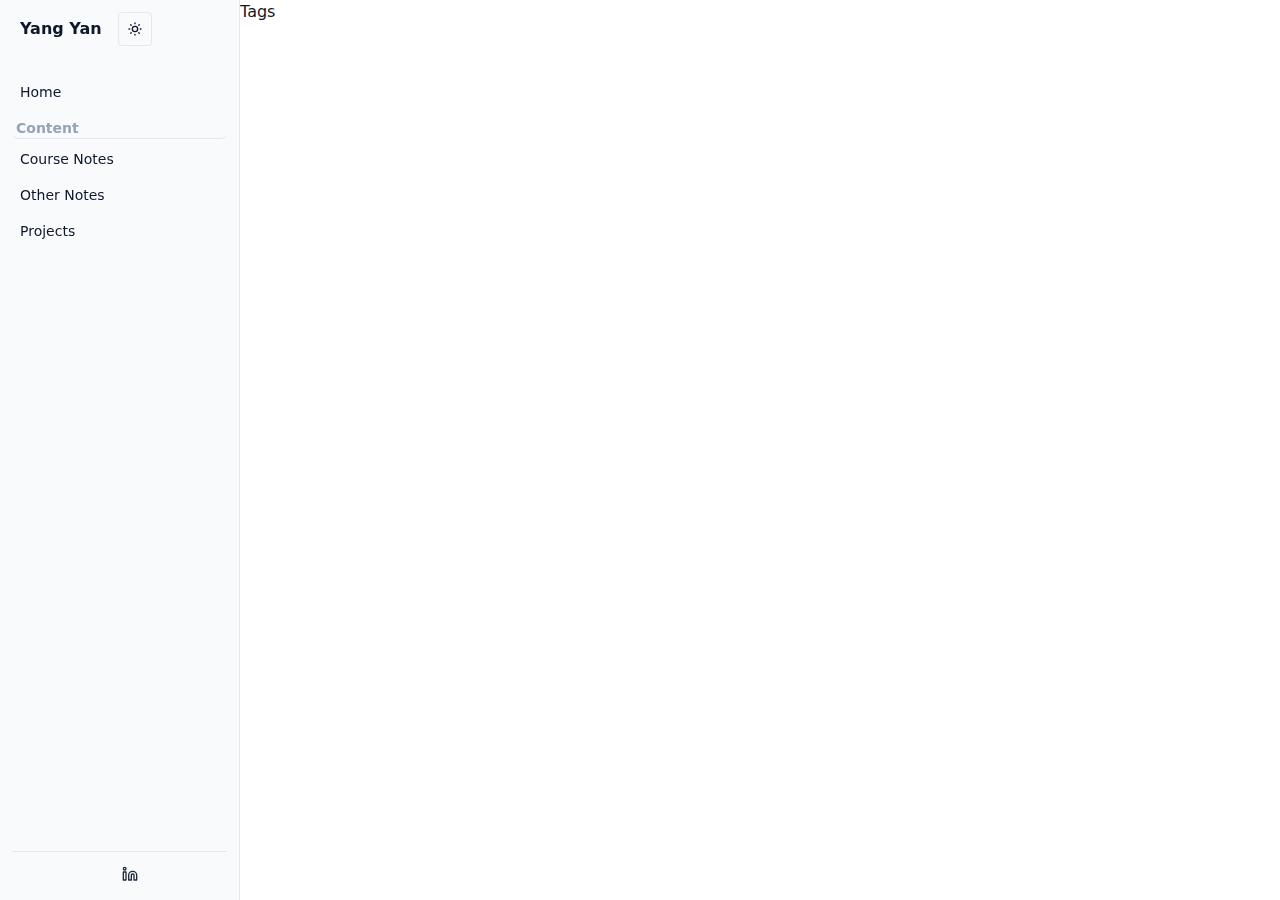
<file: tags/index.html>
<!DOCTYPE html>
<html lang="en" itemscope itemtype="http://schema.org/WebPage">
<head>
  <meta charset="utf-8" />

  <meta name="viewport" content="width=device-width, initial-scale=1" />

  <link rel="icon" href="/favicon.ico">

  <title>
    Tags - Yang Yan
  </title>

  <meta name="description" content="Red panda living in the eastern Himalayas." /><meta name="generator" content="Hugo 0.121.1">

  <link rel="stylesheet" href="/main.css" />

  
  

  <meta property="og:title" content="Tags" />
<meta property="og:description" content="Red panda living in the eastern Himalayas." />
<meta property="og:type" content="website" />
<meta property="og:url" content="https://yan99.github.io/tags/" />



  <meta name="twitter:card" content="summary"/><meta name="twitter:title" content="Tags"/>
<meta name="twitter:description" content="Red panda living in the eastern Himalayas."/>


  <meta itemprop="name" content="Tags">
<meta itemprop="description" content="Red panda living in the eastern Himalayas.">

  <meta itemprop="name" content="Tags">
<meta itemprop="description" content="Red panda living in the eastern Himalayas.">
</head><body class="flex relative h-full min-h-screen"><aside
  class="will-change-transform transform transition-transform -translate-x-full absolute top-0 left-0 md:relative md:translate-x-0 w-3/4 md:basis-60 h-full min-h-screen p-3 bg-slate-50 dark:bg-slate-800 border-r border-slate-200 dark:border-slate-700 flex flex-col gap-2.5 z-20 sidebar flex-shrink-0">
  <p class="font-bold mb-5 flex items-center gap-2">
    <button aria-label="Close sidebar"
      class="md:hidden menu-trigger-close p-1 rounded text-slate-800 dark:text-slate-50 hover:bg-slate-200 dark:hover:bg-slate-700"><svg class="h-6 w-6" width="24" height="24" viewBox="0 0 24 24" stroke-width="2" stroke="currentColor"
  fill="none" stroke-linecap="round" stroke-linejoin="round">
  <path stroke="none" d="M0 0h24v24H0z" />
  <line x1="18" y1="6" x2="6" y2="18" />
  <line x1="6" y1="6" x2="18" y2="18" />
</svg></button>
    <a href="https://yan99.github.io/" class="px-2">
      <span>Yang Yan</span>
    </a>
    <button aria-label="Toggle dark mode"
      class="dark-mode-toggle p-2 rounded border dark:border-slate-700 hover:bg-slate-200 dark:hover:bg-slate-700"><svg class="h-4 w-4" width="24" height="24" viewBox="0 0 24 24" stroke-width="2" stroke="currentColor"
  fill="none" stroke-linecap="round" stroke-linejoin="round">
  <path stroke="none" d="M0 0h24v24H0z" />
  <circle cx="12" cy="12" r="4" />
  <path d="M3 12h1M12 3v1M20 12h1M12 20v1M5.6 5.6l.7 .7M18.4 5.6l-.7 .7M17.7 17.7l.7 .7M6.3 17.7l-.7 .7" />
</svg></button>
  </p>

  
  <ul class="list-none flex flex-col gap-1">
    
    <li>
      <a class="px-2 py-1.5 rounded-md text-sm flex items-center justify-between  hover:bg-slate-200 dark:hover:bg-slate-700 "
        href="/" >
        <span>Home</span>
        
      </a>
    </li>
    
    <li>
      <a class="px-2 py-1.5 rounded-md text-sm flex items-center justify-between  text-slate-400 font-semibold pb-0 pl-1 border-b cursor-default pointer-events-none "
        href="#" >
        <span>Content</span>
        
      </a>
    </li>
    
    <li>
      <a class="px-2 py-1.5 rounded-md text-sm flex items-center justify-between  hover:bg-slate-200 dark:hover:bg-slate-700 "
        href="/notes/" >
        <span>Course Notes</span>
        
      </a>
    </li>
    
    <li>
      <a class="px-2 py-1.5 rounded-md text-sm flex items-center justify-between  hover:bg-slate-200 dark:hover:bg-slate-700 "
        href="/othernotes/" >
        <span>Other Notes</span>
        
      </a>
    </li>
    
    <li>
      <a class="px-2 py-1.5 rounded-md text-sm flex items-center justify-between  hover:bg-slate-200 dark:hover:bg-slate-700 "
        href="/projects/" >
        <span>Projects</span>
        
      </a>
    </li>
    
  </ul>

  <div class="flex-1"></div>

  

  <ul class="list-none flex flex-wrap justify-center gap-1 pt-2 border-t border-slate-200 dark:border-slate-600">
    
    <li>
      <a class="px-2 py-1.5 rounded-md text-sm block text-slate-800 dark:text-slate-50  hover:bg-slate-200 dark:hover:bg-slate-700 "
        href="" target="_blank" rel="noopener noreferrer">
        <span class="sr-only">Github</span>
        
      </a>
    </li>
    
    <li>
      <a class="px-2 py-1.5 rounded-md text-sm block text-slate-800 dark:text-slate-50  hover:bg-slate-200 dark:hover:bg-slate-700 "
        href="" target="_blank" rel="noopener noreferrer">
        <span class="sr-only">LinkedIn</span>
        
        <span><svg class="h-4 w-4" viewBox="0 0 24 24" fill="none" stroke="currentColor" stroke-width="2"
  stroke-linecap="round" stroke-linejoin="round">
  <path d="M16 8a6 6 0 0 1 6 6v7h-4v-7a2 2 0 0 0-2-2 2 2 0 0 0-2 2v7h-4v-7a6 6 0 0 1 6-6z" />
  <rect x="2" y="9" width="4" height="12" />
  <circle cx="4" cy="4" r="2" />
</svg></span>
        
      </a>
    </li>
    
  </ul>
</aside>

<div
  class="fixed bg-slate-700 bg-opacity-5 transition duration-200 ease-in-out inset-0 z-10 pointer-events-auto md:hidden left-0 top-0 w-full h-full hidden menu-overlay">
</div>

<button aria-label="Toggle Sidebar"
  class="md:hidden absolute top-3 left-3 z-10 menu-trigger p-1 rounded text-slate-800 dark:text-slate-50 hover:bg-slate-100"><svg class="h-6 w-6" viewBox="0 0 24 24" stroke-width="2" stroke="currentColor"
  fill="none" stroke-linecap="round" stroke-linejoin="round">
  <path stroke="none" d="M0 0h24v24H0z" />
  <line x1="4" y1="6" x2="20" y2="6" />
  <line x1="4" y1="12" x2="20" y2="12" />
  <line x1="4" y1="18" x2="16" y2="18" />
</svg></button>

<main>
  <header>
    <h1>Tags</h1>
  </header>
  <div>
    
  </div>
</main>

  
<script type="text/javascript" src="/main.js" defer></script>


</body>

</html>
</file>
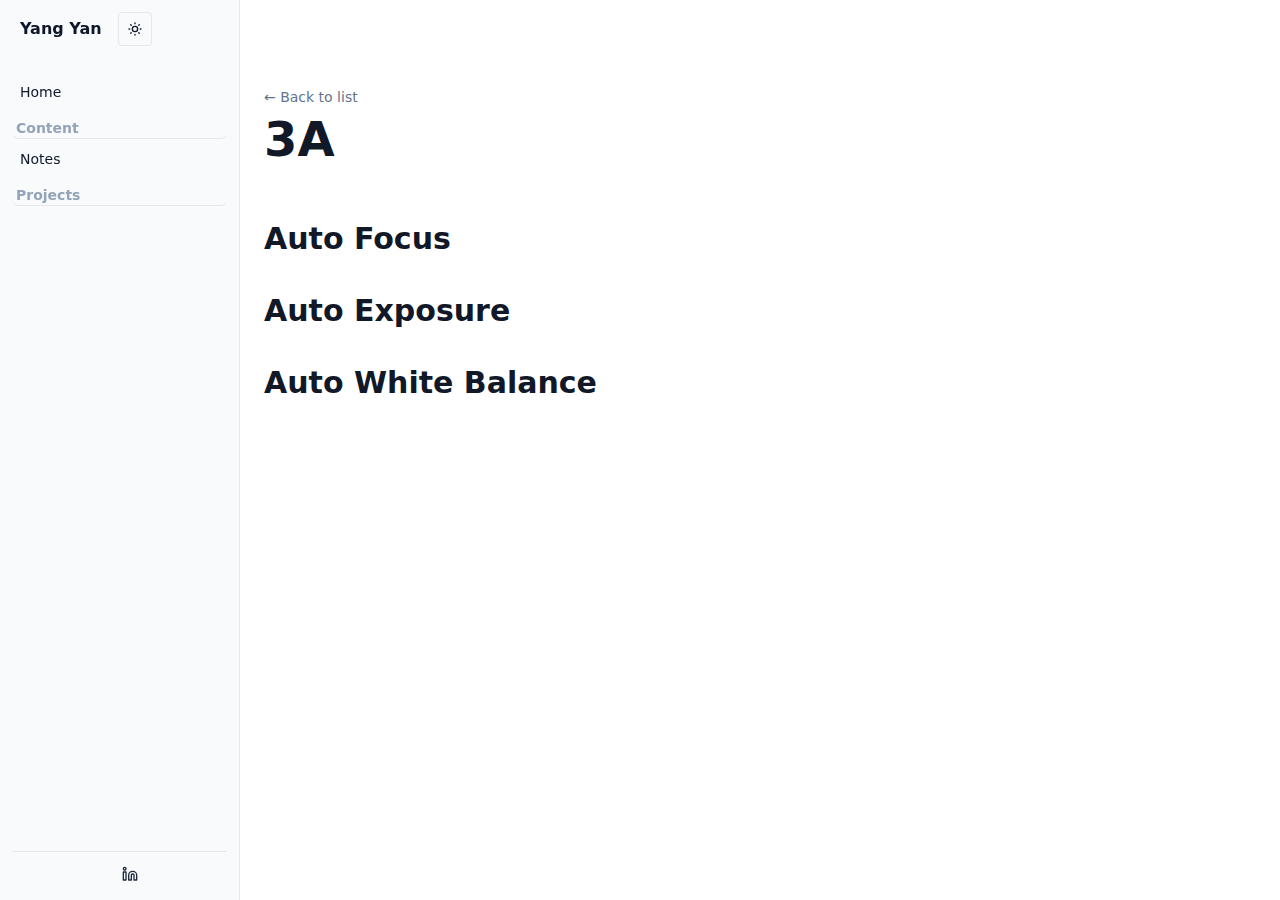
<file: notes/3a/index.html>
<!DOCTYPE html>
<html lang="en" itemscope itemtype="http://schema.org/WebPage">
<head>
  <meta charset="utf-8" />

  <meta name="viewport" content="width=device-width, initial-scale=1" />

  <link rel="icon" href="/favicon.ico">

  <title>
    3A - Yang Yan
  </title>

  <meta name="description" content="3A Literature Review" /><meta name="generator" content="Hugo 0.121.1">

  <link rel="stylesheet" href="/main.css" />

  
  

  <meta property="og:title" content="3A" />
<meta property="og:description" content="3A Literature Review" />
<meta property="og:type" content="article" />
<meta property="og:url" content="https://yan99.github.io/notes/3a/" /><meta property="article:section" content="Notes" />





  <meta name="twitter:card" content="summary"/><meta name="twitter:title" content="3A"/>
<meta name="twitter:description" content="3A Literature Review"/>


  <meta itemprop="name" content="3A">
<meta itemprop="description" content="3A Literature Review">

<meta itemprop="wordCount" content="7">
<meta itemprop="keywords" content="" />

  <meta itemprop="name" content="3A">
<meta itemprop="description" content="3A Literature Review">

<meta itemprop="wordCount" content="7">
<meta itemprop="keywords" content="" />
</head><body class="flex relative h-full min-h-screen"><aside
  class="will-change-transform transform transition-transform -translate-x-full absolute top-0 left-0 md:relative md:translate-x-0 w-3/4 md:basis-60 h-full min-h-screen p-3 bg-slate-50 dark:bg-slate-800 border-r border-slate-200 dark:border-slate-700 flex flex-col gap-2.5 z-20 sidebar flex-shrink-0">
  <p class="font-bold mb-5 flex items-center gap-2">
    <button aria-label="Close sidebar"
      class="md:hidden menu-trigger-close p-1 rounded text-slate-800 dark:text-slate-50 hover:bg-slate-200 dark:hover:bg-slate-700"><svg class="h-6 w-6" width="24" height="24" viewBox="0 0 24 24" stroke-width="2" stroke="currentColor"
  fill="none" stroke-linecap="round" stroke-linejoin="round">
  <path stroke="none" d="M0 0h24v24H0z" />
  <line x1="18" y1="6" x2="6" y2="18" />
  <line x1="6" y1="6" x2="18" y2="18" />
</svg></button>
    <a href="https://yan99.github.io/" class="px-2">
      <span>Yang Yan</span>
    </a>
    <button aria-label="Toggle dark mode"
      class="dark-mode-toggle p-2 rounded border dark:border-slate-700 hover:bg-slate-200 dark:hover:bg-slate-700"><svg class="h-4 w-4" width="24" height="24" viewBox="0 0 24 24" stroke-width="2" stroke="currentColor"
  fill="none" stroke-linecap="round" stroke-linejoin="round">
  <path stroke="none" d="M0 0h24v24H0z" />
  <circle cx="12" cy="12" r="4" />
  <path d="M3 12h1M12 3v1M20 12h1M12 20v1M5.6 5.6l.7 .7M18.4 5.6l-.7 .7M17.7 17.7l.7 .7M6.3 17.7l-.7 .7" />
</svg></button>
  </p>

  
  <ul class="list-none flex flex-col gap-1">
    
    <li>
      <a class="px-2 py-1.5 rounded-md text-sm flex items-center justify-between  hover:bg-slate-200 dark:hover:bg-slate-700 "
        href="/" >
        <span>Home</span>
        
      </a>
    </li>
    
    <li>
      <a class="px-2 py-1.5 rounded-md text-sm flex items-center justify-between  text-slate-400 font-semibold pb-0 pl-1 border-b cursor-default pointer-events-none "
        href="#" >
        <span>Content</span>
        
      </a>
    </li>
    
    <li>
      <a class="px-2 py-1.5 rounded-md text-sm flex items-center justify-between  hover:bg-slate-200 dark:hover:bg-slate-700 "
        href="/notes/" >
        <span>Notes</span>
        
      </a>
    </li>
    
    <li>
      <a class="px-2 py-1.5 rounded-md text-sm flex items-center justify-between  text-slate-400 font-semibold pb-0 pl-1 border-b cursor-default pointer-events-none "
        href="#" >
        <span>Projects</span>
        
      </a>
    </li>
    
  </ul>

  <div class="flex-1"></div>

  

  <ul class="list-none flex flex-wrap justify-center gap-1 pt-2 border-t border-slate-200 dark:border-slate-600">
    
    <li>
      <a class="px-2 py-1.5 rounded-md text-sm block text-slate-800 dark:text-slate-50  hover:bg-slate-200 dark:hover:bg-slate-700 "
        href="" target="_blank" rel="noopener noreferrer">
        <span class="sr-only">Github</span>
        
      </a>
    </li>
    
    <li>
      <a class="px-2 py-1.5 rounded-md text-sm block text-slate-800 dark:text-slate-50  hover:bg-slate-200 dark:hover:bg-slate-700 "
        href="" target="_blank" rel="noopener noreferrer">
        <span class="sr-only">LinkedIn</span>
        
        <span><svg class="h-4 w-4" viewBox="0 0 24 24" fill="none" stroke="currentColor" stroke-width="2"
  stroke-linecap="round" stroke-linejoin="round">
  <path d="M16 8a6 6 0 0 1 6 6v7h-4v-7a2 2 0 0 0-2-2 2 2 0 0 0-2 2v7h-4v-7a6 6 0 0 1 6-6z" />
  <rect x="2" y="9" width="4" height="12" />
  <circle cx="4" cy="4" r="2" />
</svg></span>
        
      </a>
    </li>
    
  </ul>
</aside>

<div
  class="fixed bg-slate-700 bg-opacity-5 transition duration-200 ease-in-out inset-0 z-10 pointer-events-auto md:hidden left-0 top-0 w-full h-full hidden menu-overlay">
</div>

<button aria-label="Toggle Sidebar"
  class="md:hidden absolute top-3 left-3 z-10 menu-trigger p-1 rounded text-slate-800 dark:text-slate-50 hover:bg-slate-100"><svg class="h-6 w-6" viewBox="0 0 24 24" stroke-width="2" stroke="currentColor"
  fill="none" stroke-linecap="round" stroke-linejoin="round">
  <path stroke="none" d="M0 0h24v24H0z" />
  <line x1="4" y1="6" x2="20" y2="6" />
  <line x1="4" y1="12" x2="20" y2="12" />
  <line x1="4" y1="18" x2="16" y2="18" />
</svg></button>





<div class="flex max-h-screen relative overflow-y-auto h-full w-full">
  
  <article class="px-6 py-20 w-full mx-auto prose lg:prose-lg dark:prose-invert h-fit prose-img:mx-auto">
    
    <a href="https://yan99.github.io/notes/" class="!no-underline !text-slate-500 !mb-2 !inline-block !font-normal !text-sm hover:!text-slate-700 dark:hover:!text-slate-400">← Back to list</a>

    
    <h1 class="!mb-2">3A</h1>
    

    

    <h2 id="auto-focus">Auto Focus</h2>
<h3 id="heading"></h3>
<h2 id="auto-exposure">Auto Exposure</h2>
<h2 id="auto-white-balance">Auto White Balance</h2>

  </article>

</div>


  
<script type="text/javascript" src="/main.js" defer></script>


</body>

</html>
</file>
<file: main.css>
/*! tailwindcss v3.3.6 | MIT License | https://tailwindcss.com*/*,:after,:before{box-sizing:border-box;border:0 solid #e5e7eb}:after,:before{--tw-content:""}html{line-height:1.5;-webkit-text-size-adjust:100%;-moz-tab-size:4;-o-tab-size:4;tab-size:4;font-family:ui-sans-serif,system-ui,-apple-system,BlinkMacSystemFont,Segoe UI,Roboto,Helvetica Neue,Arial,Noto Sans,sans-serif,Apple Color Emoji,Segoe UI Emoji,Segoe UI Symbol,Noto Color Emoji;font-feature-settings:normal;font-variation-settings:normal}body{margin:0;line-height:inherit}hr{height:0;color:inherit;border-top-width:1px}abbr:where([title]){-webkit-text-decoration:underline dotted;text-decoration:underline dotted}h1,h2,h3,h4,h5,h6{font-size:inherit;font-weight:inherit}a{color:inherit;text-decoration:inherit}b,strong{font-weight:bolder}code,kbd,pre,samp{font-family:ui-monospace,SFMono-Regular,Menlo,Monaco,Consolas,Liberation Mono,Courier New,monospace;font-feature-settings:normal;font-variation-settings:normal;font-size:1em}small{font-size:80%}sub,sup{font-size:75%;line-height:0;position:relative;vertical-align:initial}sub{bottom:-.25em}sup{top:-.5em}table{text-indent:0;border-color:inherit;border-collapse:collapse}button,input,optgroup,select,textarea{font-family:inherit;font-feature-settings:inherit;font-variation-settings:inherit;font-size:100%;font-weight:inherit;line-height:inherit;color:inherit;margin:0;padding:0}button,select{text-transform:none}[type=button],[type=reset],[type=submit],button{-webkit-appearance:button;background-color:initial;background-image:none}:-moz-focusring{outline:auto}:-moz-ui-invalid{box-shadow:none}progress{vertical-align:initial}::-webkit-inner-spin-button,::-webkit-outer-spin-button{height:auto}[type=search]{-webkit-appearance:textfield;outline-offset:-2px}::-webkit-search-decoration{-webkit-appearance:none}::-webkit-file-upload-button{-webkit-appearance:button;font:inherit}summary{display:list-item}blockquote,dd,dl,figure,h1,h2,h3,h4,h5,h6,hr,p,pre{margin:0}fieldset{margin:0}fieldset,legend{padding:0}menu,ol,ul{list-style:none;margin:0;padding:0}dialog{padding:0}textarea{resize:vertical}input::-moz-placeholder,textarea::-moz-placeholder{opacity:1;color:#9ca3af}input::placeholder,textarea::placeholder{opacity:1;color:#9ca3af}[role=button],button{cursor:pointer}:disabled{cursor:default}audio,canvas,embed,iframe,img,object,svg,video{display:block;vertical-align:middle}img,video{max-width:100%;height:auto}[hidden]{display:none}*,::backdrop,:after,:before{--tw-border-spacing-x:0;--tw-border-spacing-y:0;--tw-translate-x:0;--tw-translate-y:0;--tw-rotate:0;--tw-skew-x:0;--tw-skew-y:0;--tw-scale-x:1;--tw-scale-y:1;--tw-pan-x: ;--tw-pan-y: ;--tw-pinch-zoom: ;--tw-scroll-snap-strictness:proximity;--tw-gradient-from-position: ;--tw-gradient-via-position: ;--tw-gradient-to-position: ;--tw-ordinal: ;--tw-slashed-zero: ;--tw-numeric-figure: ;--tw-numeric-spacing: ;--tw-numeric-fraction: ;--tw-ring-inset: ;--tw-ring-offset-width:0px;--tw-ring-offset-color:#fff;--tw-ring-color:#3b82f680;--tw-ring-offset-shadow:0 0 #0000;--tw-ring-shadow:0 0 #0000;--tw-shadow:0 0 #0000;--tw-shadow-colored:0 0 #0000;--tw-blur: ;--tw-brightness: ;--tw-contrast: ;--tw-grayscale: ;--tw-hue-rotate: ;--tw-invert: ;--tw-saturate: ;--tw-sepia: ;--tw-drop-shadow: ;--tw-backdrop-blur: ;--tw-backdrop-brightness: ;--tw-backdrop-contrast: ;--tw-backdrop-grayscale: ;--tw-backdrop-hue-rotate: ;--tw-backdrop-invert: ;--tw-backdrop-opacity: ;--tw-backdrop-saturate: ;--tw-backdrop-sepia: }.prose{color:var(--tw-prose-body);max-width:150ch}.prose :where(p):not(:where([class~=not-prose],[class~=not-prose] *)){margin-top:1.25em;margin-bottom:1.25em}.prose :where([class~=lead]):not(:where([class~=not-prose],[class~=not-prose] *)){color:var(--tw-prose-lead);font-size:1.25em;line-height:1.6;margin-top:1.2em;margin-bottom:1.2em}.prose :where(a):not(:where([class~=not-prose],[class~=not-prose] *)){color:var(--tw-prose-links);text-decoration:underline;font-weight:500}.prose :where(strong):not(:where([class~=not-prose],[class~=not-prose] *)){color:var(--tw-prose-bold);font-weight:600}.prose :where(a strong):not(:where([class~=not-prose],[class~=not-prose] *)){color:inherit}.prose :where(blockquote strong):not(:where([class~=not-prose],[class~=not-prose] *)){color:inherit}.prose :where(thead th strong):not(:where([class~=not-prose],[class~=not-prose] *)){color:inherit}.prose :where(ol):not(:where([class~=not-prose],[class~=not-prose] *)){list-style-type:decimal;margin-top:1.25em;margin-bottom:1.25em;padding-left:1.625em}.prose :where(ol[type=A]):not(:where([class~=not-prose],[class~=not-prose] *)){list-style-type:upper-alpha}.prose :where(ol[type=a]):not(:where([class~=not-prose],[class~=not-prose] *)){list-style-type:lower-alpha}.prose :where(ol[type=A s]):not(:where([class~=not-prose],[class~=not-prose] *)){list-style-type:upper-alpha}.prose :where(ol[type=a s]):not(:where([class~=not-prose],[class~=not-prose] *)){list-style-type:lower-alpha}.prose :where(ol[type=I]):not(:where([class~=not-prose],[class~=not-prose] *)){list-style-type:upper-roman}.prose :where(ol[type=i]):not(:where([class~=not-prose],[class~=not-prose] *)){list-style-type:lower-roman}.prose :where(ol[type=I s]):not(:where([class~=not-prose],[class~=not-prose] *)){list-style-type:upper-roman}.prose :where(ol[type=i s]):not(:where([class~=not-prose],[class~=not-prose] *)){list-style-type:lower-roman}.prose :where(ol[type="1"]):not(:where([class~=not-prose],[class~=not-prose] *)){list-style-type:decimal}.prose :where(ul):not(:where([class~=not-prose],[class~=not-prose] *)){list-style-type:disc;margin-top:1.25em;margin-bottom:1.25em;padding-left:1.625em}.prose :where(ol>li):not(:where([class~=not-prose],[class~=not-prose] *))::marker{font-weight:400;color:var(--tw-prose-counters)}.prose :where(ul>li):not(:where([class~=not-prose],[class~=not-prose] *))::marker{color:var(--tw-prose-bullets)}.prose :where(dt):not(:where([class~=not-prose],[class~=not-prose] *)){color:var(--tw-prose-headings);font-weight:600;margin-top:1.25em}.prose :where(hr):not(:where([class~=not-prose],[class~=not-prose] *)){border-color:var(--tw-prose-hr);border-top-width:1px;margin-top:3em;margin-bottom:3em}.prose :where(blockquote):not(:where([class~=not-prose],[class~=not-prose] *)){font-weight:500;font-style:italic;color:var(--tw-prose-quotes);border-left-width:.25rem;border-left-color:var(--tw-prose-quote-borders);quotes:"\201C""\201D""\2018""\2019";margin-top:1.6em;margin-bottom:1.6em;padding-left:1em}.prose :where(blockquote p:first-of-type):not(:where([class~=not-prose],[class~=not-prose] *)):before{content:open-quote}.prose :where(blockquote p:last-of-type):not(:where([class~=not-prose],[class~=not-prose] *)):after{content:close-quote}.prose :where(h1):not(:where([class~=not-prose],[class~=not-prose] *)){color:var(--tw-prose-headings);font-weight:800;font-size:2.25em;margin-top:0;margin-bottom:.8888889em;line-height:1.1111111}.prose :where(h1 strong):not(:where([class~=not-prose],[class~=not-prose] *)){font-weight:900;color:inherit}.prose :where(h2):not(:where([class~=not-prose],[class~=not-prose] *)){color:var(--tw-prose-headings);font-weight:700;font-size:1.5em;margin-top:2em;margin-bottom:1em;line-height:1.3333333}.prose :where(h2 strong):not(:where([class~=not-prose],[class~=not-prose] *)){font-weight:800;color:inherit}.prose :where(h3):not(:where([class~=not-prose],[class~=not-prose] *)){color:var(--tw-prose-headings);font-weight:600;font-size:1.25em;margin-top:1.6em;margin-bottom:.6em;line-height:1.6}.prose :where(h3 strong):not(:where([class~=not-prose],[class~=not-prose] *)){font-weight:700;color:inherit}.prose :where(h4):not(:where([class~=not-prose],[class~=not-prose] *)){color:var(--tw-prose-headings);font-weight:600;margin-top:1.5em;margin-bottom:.5em;line-height:1.5}.prose :where(h4 strong):not(:where([class~=not-prose],[class~=not-prose] *)){font-weight:700;color:inherit}.prose :where(img):not(:where([class~=not-prose],[class~=not-prose] *)){margin-top:2em;margin-bottom:2em}.prose :where(picture):not(:where([class~=not-prose],[class~=not-prose] *)){display:block;margin-top:2em;margin-bottom:2em}.prose :where(kbd):not(:where([class~=not-prose],[class~=not-prose] *)){font-weight:500;font-family:inherit;color:var(--tw-prose-kbd);box-shadow:0 0 0 1px rgb(var(--tw-prose-kbd-shadows)/10%),0 3px 0 rgb(var(--tw-prose-kbd-shadows)/10%);font-size:.875em;border-radius:.3125rem;padding:.1875em .375em}.prose :where(code):not(:where([class~=not-prose],[class~=not-prose] *)){color:var(--tw-prose-code);font-weight:600;font-size:.875em}.prose :where(code):not(:where([class~=not-prose],[class~=not-prose] *)):before{content:"`"}.prose :where(code):not(:where([class~=not-prose],[class~=not-prose] *)):after{content:"`"}.prose :where(a code):not(:where([class~=not-prose],[class~=not-prose] *)){color:inherit}.prose :where(h1 code):not(:where([class~=not-prose],[class~=not-prose] *)){color:inherit}.prose :where(h2 code):not(:where([class~=not-prose],[class~=not-prose] *)){color:inherit;font-size:.875em}.prose :where(h3 code):not(:where([class~=not-prose],[class~=not-prose] *)){color:inherit;font-size:.9em}.prose :where(h4 code):not(:where([class~=not-prose],[class~=not-prose] *)){color:inherit}.prose :where(blockquote code):not(:where([class~=not-prose],[class~=not-prose] *)){color:inherit}.prose :where(thead th code):not(:where([class~=not-prose],[class~=not-prose] *)){color:inherit}.prose :where(pre):not(:where([class~=not-prose],[class~=not-prose] *)){color:var(--tw-prose-pre-code);background-color:var(--tw-prose-pre-bg);overflow-x:auto;font-weight:400;font-size:.875em;line-height:1.7142857;margin-top:1.7142857em;margin-bottom:1.7142857em;border-radius:.375rem;padding:.8571429em 1.1428571em}.prose :where(pre code):not(:where([class~=not-prose],[class~=not-prose] *)){background-color:initial;border-width:0;border-radius:0;padding:0;font-weight:inherit;color:inherit;font-size:inherit;font-family:inherit;line-height:inherit}.prose :where(pre code):not(:where([class~=not-prose],[class~=not-prose] *)):before{content:none}.prose :where(pre code):not(:where([class~=not-prose],[class~=not-prose] *)):after{content:none}.prose :where(table):not(:where([class~=not-prose],[class~=not-prose] *)){width:100%;table-layout:auto;text-align:left;margin-top:2em;margin-bottom:2em;font-size:.875em;line-height:1.7142857}.prose :where(thead):not(:where([class~=not-prose],[class~=not-prose] *)){border-bottom-width:1px;border-bottom-color:var(--tw-prose-th-borders)}.prose :where(thead th):not(:where([class~=not-prose],[class~=not-prose] *)){color:var(--tw-prose-headings);font-weight:600;vertical-align:bottom;padding-right:.5714286em;padding-bottom:.5714286em;padding-left:.5714286em}.prose :where(tbody tr):not(:where([class~=not-prose],[class~=not-prose] *)){border-bottom-width:1px;border-bottom-color:var(--tw-prose-td-borders)}.prose :where(tbody tr:last-child):not(:where([class~=not-prose],[class~=not-prose] *)){border-bottom-width:0}.prose :where(tbody td):not(:where([class~=not-prose],[class~=not-prose] *)){vertical-align:initial}.prose :where(tfoot):not(:where([class~=not-prose],[class~=not-prose] *)){border-top-width:1px;border-top-color:var(--tw-prose-th-borders)}.prose :where(tfoot td):not(:where([class~=not-prose],[class~=not-prose] *)){vertical-align:top}.prose :where(figure>*):not(:where([class~=not-prose],[class~=not-prose] *)){margin-top:0;margin-bottom:0}.prose :where(figcaption):not(:where([class~=not-prose],[class~=not-prose] *)){color:var(--tw-prose-captions);font-size:.875em;line-height:1.4285714;margin-top:.8571429em}.prose{--tw-prose-body:#374151;--tw-prose-headings:#111827;--tw-prose-lead:#4b5563;--tw-prose-links:#111827;--tw-prose-bold:#111827;--tw-prose-counters:#6b7280;--tw-prose-bullets:#d1d5db;--tw-prose-hr:#e5e7eb;--tw-prose-quotes:#111827;--tw-prose-quote-borders:#e5e7eb;--tw-prose-captions:#6b7280;--tw-prose-kbd:#111827;--tw-prose-kbd-shadows:17 24 39;--tw-prose-code:#111827;--tw-prose-pre-code:#e5e7eb;--tw-prose-pre-bg:#1f2937;--tw-prose-th-borders:#d1d5db;--tw-prose-td-borders:#e5e7eb;--tw-prose-invert-body:#d1d5db;--tw-prose-invert-headings:#fff;--tw-prose-invert-lead:#9ca3af;--tw-prose-invert-links:#fff;--tw-prose-invert-bold:#fff;--tw-prose-invert-counters:#9ca3af;--tw-prose-invert-bullets:#4b5563;--tw-prose-invert-hr:#374151;--tw-prose-invert-quotes:#f3f4f6;--tw-prose-invert-quote-borders:#374151;--tw-prose-invert-captions:#9ca3af;--tw-prose-invert-kbd:#fff;--tw-prose-invert-kbd-shadows:255 255 255;--tw-prose-invert-code:#fff;--tw-prose-invert-pre-code:#d1d5db;--tw-prose-invert-pre-bg:#00000080;--tw-prose-invert-th-borders:#4b5563;--tw-prose-invert-td-borders:#374151;font-size:1rem;line-height:1.75}.prose :where(picture>img):not(:where([class~=not-prose],[class~=not-prose] *)){margin-top:0;margin-bottom:0}.prose :where(video):not(:where([class~=not-prose],[class~=not-prose] *)){margin-top:2em;margin-bottom:2em}.prose :where(li):not(:where([class~=not-prose],[class~=not-prose] *)){margin-top:.5em;margin-bottom:.5em}.prose :where(ol>li):not(:where([class~=not-prose],[class~=not-prose] *)){padding-left:.375em}.prose :where(ul>li):not(:where([class~=not-prose],[class~=not-prose] *)){padding-left:.375em}.prose :where(.prose>ul>li p):not(:where([class~=not-prose],[class~=not-prose] *)){margin-top:.75em;margin-bottom:.75em}.prose :where(.prose>ul>li>:first-child):not(:where([class~=not-prose],[class~=not-prose] *)){margin-top:1.25em}.prose :where(.prose>ul>li>:last-child):not(:where([class~=not-prose],[class~=not-prose] *)){margin-bottom:1.25em}.prose :where(.prose>ol>li>:first-child):not(:where([class~=not-prose],[class~=not-prose] *)){margin-top:1.25em}.prose :where(.prose>ol>li>:last-child):not(:where([class~=not-prose],[class~=not-prose] *)){margin-bottom:1.25em}.prose :where(ul ul,ul ol,ol ul,ol ol):not(:where([class~=not-prose],[class~=not-prose] *)){margin-top:.75em;margin-bottom:.75em}.prose :where(dl):not(:where([class~=not-prose],[class~=not-prose] *)){margin-top:1.25em;margin-bottom:1.25em}.prose :where(dd):not(:where([class~=not-prose],[class~=not-prose] *)){margin-top:.5em;padding-left:1.625em}.prose :where(hr+*):not(:where([class~=not-prose],[class~=not-prose] *)){margin-top:0}.prose :where(h2+*):not(:where([class~=not-prose],[class~=not-prose] *)){margin-top:0}.prose :where(h3+*):not(:where([class~=not-prose],[class~=not-prose] *)){margin-top:0}.prose :where(h4+*):not(:where([class~=not-prose],[class~=not-prose] *)){margin-top:0}.prose :where(thead th:first-child):not(:where([class~=not-prose],[class~=not-prose] *)){padding-left:0}.prose :where(thead th:last-child):not(:where([class~=not-prose],[class~=not-prose] *)){padding-right:0}.prose :where(tbody td,tfoot td):not(:where([class~=not-prose],[class~=not-prose] *)){padding:.5714286em}.prose :where(tbody td:first-child,tfoot td:first-child):not(:where([class~=not-prose],[class~=not-prose] *)){padding-left:0}.prose :where(tbody td:last-child,tfoot td:last-child):not(:where([class~=not-prose],[class~=not-prose] *)){padding-right:0}.prose :where(figure):not(:where([class~=not-prose],[class~=not-prose] *)){margin-top:2em;margin-bottom:2em}.prose :where(.prose>:first-child):not(:where([class~=not-prose],[class~=not-prose] *)){margin-top:0}.prose :where(.prose>:last-child):not(:where([class~=not-prose],[class~=not-prose] *)){margin-bottom:0}.sr-only{position:absolute;width:1px;height:1px;padding:0;margin:-1px;overflow:hidden;clip:rect(0,0,0,0);white-space:nowrap;border-width:0}.pointer-events-none{pointer-events:none}.pointer-events-auto{pointer-events:auto}.fixed{position:fixed}.absolute{position:absolute}.relative{position:relative}.inset-0{inset:0}.bottom-2{bottom:.5rem}.left-0{left:0}.left-3{left:.75rem}.right-4{right:1rem}.top-0{top:0}.top-3{top:.75rem}.z-10{z-index:10}.z-20{z-index:20}.z-\[50\]{z-index:50}.row-span-2{grid-row:span 2/span 2}.mx-auto{margin-left:auto;margin-right:auto}.my-1{margin-top:.25rem;margin-bottom:.25rem}.\!mb-2{margin-bottom:.5rem!important}.\!mb-4{margin-bottom:1rem!important}.\!mb-8{margin-bottom:2rem!important}.mb-0{margin-bottom:0}.mb-0\.5{margin-bottom:.125rem}.mb-2{margin-bottom:.5rem}.mb-4{margin-bottom:1rem}.mb-5{margin-bottom:1.25rem}.ml-2{margin-left:.5rem}.ml-3{margin-left:.75rem}.mt-1{margin-top:.25rem}.mt-2{margin-top:.5rem}.block{display:block}.\!inline-block{display:inline-block!important}.inline-block{display:inline-block}.flex{display:flex}.grid{display:grid}.hidden{display:none}.h-20{height:5rem}.h-4{height:1rem}.h-6{height:1.5rem}.h-fit{height:-moz-fit-content;height:fit-content}.h-full{height:100%}.h-screen{height:100vh}.max-h-screen{max-height:100vh}.min-h-screen{min-height:100vh}.w-20{width:5rem}.w-3\/4{width:75%}.w-4{width:1rem}.w-6{width:1.5rem}.w-60{width:15rem}.w-full{width:100%}.min-w-0{min-width:0}.max-w-\[150ch\]{max-width:150ch}.max-w-full{max-width:100%}.flex-1{flex:1 1 0%}.flex-shrink-0{flex-shrink:0}.\!translate-x-0{--tw-translate-x:0px!important;transform:translate(var(--tw-translate-x),var(--tw-translate-y)) rotate(var(--tw-rotate)) skewX(var(--tw-skew-x)) skewY(var(--tw-skew-y)) scaleX(var(--tw-scale-x)) scaleY(var(--tw-scale-y))!important}.-translate-x-\[200\%\]{--tw-translate-x:-200%}.-translate-x-\[200\%\],.-translate-x-full{transform:translate(var(--tw-translate-x),var(--tw-translate-y)) rotate(var(--tw-rotate)) skewX(var(--tw-skew-x)) skewY(var(--tw-skew-y)) scaleX(var(--tw-scale-x)) scaleY(var(--tw-scale-y))}.-translate-x-full{--tw-translate-x:-100%}.transform{transform:translate(var(--tw-translate-x),var(--tw-translate-y)) rotate(var(--tw-rotate)) skewX(var(--tw-skew-x)) skewY(var(--tw-skew-y)) scaleX(var(--tw-scale-x)) scaleY(var(--tw-scale-y))}.cursor-default{cursor:default}.cursor-pointer{cursor:pointer}.list-none{list-style-type:none}.grid-cols-1{grid-template-columns:repeat(1,minmax(0,1fr))}.flex-row-reverse{flex-direction:row-reverse}.flex-col{flex-direction:column}.flex-wrap{flex-wrap:wrap}.place-items-center{place-items:center}.content-center{align-content:center}.items-center{align-items:center}.justify-center{justify-content:center}.justify-between{justify-content:space-between}.gap-1{gap:.25rem}.gap-2{gap:.5rem}.gap-2\.5{gap:.625rem}.gap-5{gap:1.25rem}.space-y-2>:not([hidden])~:not([hidden]){--tw-space-y-reverse:0;margin-top:calc(.5rem*(1 - var(--tw-space-y-reverse)));margin-bottom:calc(.5rem*var(--tw-space-y-reverse))}.space-y-2\.5>:not([hidden])~:not([hidden]){--tw-space-y-reverse:0;margin-top:calc(.625rem*(1 - var(--tw-space-y-reverse)));margin-bottom:calc(.625rem*var(--tw-space-y-reverse))}.overflow-y-auto{overflow-y:auto}.rounded{border-radius:.25rem}.rounded-full{border-radius:9999px}.rounded-md{border-radius:.375rem}.border{border-width:1px}.border-2{border-width:2px}.border-b{border-bottom-width:1px}.border-r{border-right-width:1px}.border-t{border-top-width:1px}.border-red-800{--tw-border-opacity:1;border-color:rgb(153 27 27/var(--tw-border-opacity))}.border-slate-200{--tw-border-opacity:1;border-color:rgb(226 232 240/var(--tw-border-opacity))}.border-slate-300{--tw-border-opacity:1;border-color:rgb(203 213 225/var(--tw-border-opacity))}.bg-slate-50{--tw-bg-opacity:1;background-color:rgb(248 250 252/var(--tw-bg-opacity))}.bg-slate-500{--tw-bg-opacity:1;background-color:rgb(100 116 139/var(--tw-bg-opacity))}.bg-slate-700{--tw-bg-opacity:1;background-color:rgb(51 65 85/var(--tw-bg-opacity))}.bg-slate-800{--tw-bg-opacity:1;background-color:rgb(30 41 59/var(--tw-bg-opacity))}.bg-slate-900{--tw-bg-opacity:1;background-color:rgb(15 23 42/var(--tw-bg-opacity))}.bg-white{--tw-bg-opacity:1;background-color:rgb(255 255 255/var(--tw-bg-opacity))}.bg-opacity-5{--tw-bg-opacity:0.05}.p-1{padding:.25rem}.p-2{padding:.5rem}.p-3{padding:.75rem}.p-4{padding:1rem}.p-8{padding:2rem}.px-1{padding-left:.25rem;padding-right:.25rem}.px-1\.5{padding-left:.375rem;padding-right:.375rem}.px-2{padding-left:.5rem;padding-right:.5rem}.px-3{padding-left:.75rem;padding-right:.75rem}.px-6{padding-left:1.5rem;padding-right:1.5rem}.py-0{padding-top:0;padding-bottom:0}.py-0\.5{padding-top:.125rem;padding-bottom:.125rem}.py-1{padding-top:.25rem;padding-bottom:.25rem}.py-1\.5{padding-top:.375rem;padding-bottom:.375rem}.py-20{padding-top:5rem;padding-bottom:5rem}.py-3{padding-top:.75rem;padding-bottom:.75rem}.py-4{padding-top:1rem;padding-bottom:1rem}.py-8{padding-top:2rem;padding-bottom:2rem}.pb-0{padding-bottom:0}.pb-10{padding-bottom:2.5rem}.pb-6{padding-bottom:1.5rem}.pl-1{padding-left:.25rem}.pl-12{padding-left:3rem}.pr-3{padding-right:.75rem}.pt-2{padding-top:.5rem}.pt-20{padding-top:5rem}.text-center{text-align:center}.text-right{text-align:right}.\!text-sm{font-size:.875rem!important;line-height:1.25rem!important}.text-2xl{font-size:1.5rem;line-height:2rem}.text-4xl{font-size:2.25rem;line-height:2.5rem}.text-7xl{font-size:4.5rem;line-height:1}.text-lg{font-size:1.125rem;line-height:1.75rem}.text-sm{font-size:.875rem;line-height:1.25rem}.text-xl{font-size:1.25rem;line-height:1.75rem}.text-xs{font-size:.75rem;line-height:1rem}.\!font-normal{font-weight:400!important}.font-bold{font-weight:700}.font-medium{font-weight:500}.font-semibold{font-weight:600}.uppercase{text-transform:uppercase}.\!leading-tight{line-height:1.25!important}.\!text-slate-500{--tw-text-opacity:1!important;color:rgb(100 116 139/var(--tw-text-opacity))!important}.text-slate-300{--tw-text-opacity:1;color:rgb(203 213 225/var(--tw-text-opacity))}.text-slate-400{--tw-text-opacity:1;color:rgb(148 163 184/var(--tw-text-opacity))}.text-slate-50{--tw-text-opacity:1;color:rgb(248 250 252/var(--tw-text-opacity))}.text-slate-500{--tw-text-opacity:1;color:rgb(100 116 139/var(--tw-text-opacity))}.text-slate-800{--tw-text-opacity:1;color:rgb(30 41 59/var(--tw-text-opacity))}.text-white{--tw-text-opacity:1;color:rgb(255 255 255/var(--tw-text-opacity))}.underline{text-decoration-line:underline}.\!no-underline{text-decoration-line:none!important}.decoration-slate-500{text-decoration-color:#64748b}.underline-offset-8{text-underline-offset:8px}.filter{filter:var(--tw-blur) var(--tw-brightness) var(--tw-contrast) var(--tw-grayscale) var(--tw-hue-rotate) var(--tw-invert) var(--tw-saturate) var(--tw-sepia) var(--tw-drop-shadow)}.transition{transition-property:color,background-color,border-color,text-decoration-color,fill,stroke,opacity,box-shadow,transform,filter,-webkit-backdrop-filter;transition-property:color,background-color,border-color,text-decoration-color,fill,stroke,opacity,box-shadow,transform,filter,backdrop-filter;transition-property:color,background-color,border-color,text-decoration-color,fill,stroke,opacity,box-shadow,transform,filter,backdrop-filter,-webkit-backdrop-filter;transition-timing-function:cubic-bezier(.4,0,.2,1);transition-duration:.15s}.transition-transform{transition-property:transform;transition-timing-function:cubic-bezier(.4,0,.2,1);transition-duration:.15s}.duration-200{transition-duration:.2s}.ease-in-out{transition-timing-function:cubic-bezier(.4,0,.2,1)}.will-change-transform{will-change:transform}.line-clamp-2{overflow:hidden;display:-webkit-box;-webkit-box-orient:vertical;-webkit-line-clamp:2}body{--tw-text-opacity:1;color:rgb(15 23 42/var(--tw-text-opacity))}:is(.dark body){--tw-bg-opacity:1;background-color:rgb(15 23 42/var(--tw-bg-opacity));--tw-text-opacity:1;color:rgb(248 250 252/var(--tw-text-opacity))}:is(.dark body *)::-moz-selection{--tw-bg-opacity:1;background-color:rgb(71 85 105/var(--tw-bg-opacity))}:is(.dark body *)::selection{--tw-bg-opacity:1;background-color:rgb(71 85 105/var(--tw-bg-opacity))}:is(.dark body)::-moz-selection{--tw-bg-opacity:1;background-color:rgb(71 85 105/var(--tw-bg-opacity))}:is(.dark body)::selection{--tw-bg-opacity:1;background-color:rgb(71 85 105/var(--tw-bg-opacity))}*{scrollbar-width:thin;scrollbar-color:#94a3b8 #e2e8f0}::-webkit-scrollbar{width:8px}::-webkit-scrollbar-track{--tw-bg-opacity:1;background-color:rgb(226 232 240/var(--tw-bg-opacity))}::-webkit-scrollbar-thumb{--tw-bg-opacity:1;background-color:rgb(148 163 184/var(--tw-bg-opacity));border-radius:6px}html.dark ::-webkit-scrollbar-track{--tw-bg-opacity:1;background-color:rgb(71 85 105/var(--tw-bg-opacity))}html.dark ::-webkit-scrollbar-thumb{--tw-bg-opacity:1;background-color:rgb(148 163 184/var(--tw-bg-opacity))}html.dark *{scrollbar-color:#94a3b8 #475569}:is(.dark .dark\:prose-invert){--tw-prose-body:var(--tw-prose-invert-body);--tw-prose-headings:var(--tw-prose-invert-headings);--tw-prose-lead:var(--tw-prose-invert-lead);--tw-prose-links:var(--tw-prose-invert-links);--tw-prose-bold:var(--tw-prose-invert-bold);--tw-prose-counters:var(--tw-prose-invert-counters);--tw-prose-bullets:var(--tw-prose-invert-bullets);--tw-prose-hr:var(--tw-prose-invert-hr);--tw-prose-quotes:var(--tw-prose-invert-quotes);--tw-prose-quote-borders:var(--tw-prose-invert-quote-borders);--tw-prose-captions:var(--tw-prose-invert-captions);--tw-prose-kbd:var(--tw-prose-invert-kbd);--tw-prose-kbd-shadows:var(--tw-prose-invert-kbd-shadows);--tw-prose-code:var(--tw-prose-invert-code);--tw-prose-pre-code:var(--tw-prose-invert-pre-code);--tw-prose-pre-bg:var(--tw-prose-invert-pre-bg);--tw-prose-th-borders:var(--tw-prose-invert-th-borders);--tw-prose-td-borders:var(--tw-prose-invert-td-borders)}@media (min-width:1024px){.lg\:prose-lg{font-size:1.125rem;line-height:1.7777778}.lg\:prose-lg :where(p):not(:where([class~=not-prose],[class~=not-prose] *)){margin-top:1.3333333em;margin-bottom:1.3333333em}.lg\:prose-lg :where([class~=lead]):not(:where([class~=not-prose],[class~=not-prose] *)){font-size:1.2222222em;line-height:1.4545455;margin-top:1.0909091em;margin-bottom:1.0909091em}.lg\:prose-lg :where(blockquote):not(:where([class~=not-prose],[class~=not-prose] *)){margin-top:1.6666667em;margin-bottom:1.6666667em;padding-left:1em}.lg\:prose-lg :where(h1):not(:where([class~=not-prose],[class~=not-prose] *)){font-size:2.6666667em;margin-top:0;margin-bottom:.8333333em;line-height:1}.lg\:prose-lg :where(h2):not(:where([class~=not-prose],[class~=not-prose] *)){font-size:1.6666667em;margin-top:1.8666667em;margin-bottom:1.0666667em;line-height:1.3333333}.lg\:prose-lg :where(h3):not(:where([class~=not-prose],[class~=not-prose] *)){font-size:1.3333333em;margin-top:1.6666667em;margin-bottom:.6666667em;line-height:1.5}.lg\:prose-lg :where(h4):not(:where([class~=not-prose],[class~=not-prose] *)){margin-top:1.7777778em;margin-bottom:.4444444em;line-height:1.5555556}.lg\:prose-lg :where(img):not(:where([class~=not-prose],[class~=not-prose] *)){margin-top:1.7777778em;margin-bottom:1.7777778em}.lg\:prose-lg :where(picture):not(:where([class~=not-prose],[class~=not-prose] *)){margin-top:1.7777778em;margin-bottom:1.7777778em}.lg\:prose-lg :where(picture>img):not(:where([class~=not-prose],[class~=not-prose] *)){margin-top:0;margin-bottom:0}.lg\:prose-lg :where(video):not(:where([class~=not-prose],[class~=not-prose] *)){margin-top:1.7777778em;margin-bottom:1.7777778em}.lg\:prose-lg :where(kbd):not(:where([class~=not-prose],[class~=not-prose] *)){font-size:.8888889em;border-radius:.3125rem;padding:.2222222em .4444444em}.lg\:prose-lg :where(code):not(:where([class~=not-prose],[class~=not-prose] *)){font-size:.8888889em}.lg\:prose-lg :where(h2 code):not(:where([class~=not-prose],[class~=not-prose] *)){font-size:.8666667em}.lg\:prose-lg :where(h3 code):not(:where([class~=not-prose],[class~=not-prose] *)){font-size:.875em}.lg\:prose-lg :where(pre):not(:where([class~=not-prose],[class~=not-prose] *)){font-size:.8888889em;line-height:1.75;margin-top:2em;margin-bottom:2em;border-radius:.375rem;padding:1em 1.5em}.lg\:prose-lg :where(ol):not(:where([class~=not-prose],[class~=not-prose] *)){margin-top:1.3333333em;margin-bottom:1.3333333em;padding-left:1.5555556em}.lg\:prose-lg :where(ul):not(:where([class~=not-prose],[class~=not-prose] *)){margin-top:1.3333333em;margin-bottom:1.3333333em;padding-left:1.5555556em}.lg\:prose-lg :where(li):not(:where([class~=not-prose],[class~=not-prose] *)){margin-top:.6666667em;margin-bottom:.6666667em}.lg\:prose-lg :where(ol>li):not(:where([class~=not-prose],[class~=not-prose] *)){padding-left:.4444444em}.lg\:prose-lg :where(ul>li):not(:where([class~=not-prose],[class~=not-prose] *)){padding-left:.4444444em}.lg\:prose-lg :where(.lg\:prose-lg>ul>li p):not(:where([class~=not-prose],[class~=not-prose] *)){margin-top:.8888889em;margin-bottom:.8888889em}.lg\:prose-lg :where(.lg\:prose-lg>ul>li>:first-child):not(:where([class~=not-prose],[class~=not-prose] *)){margin-top:1.3333333em}.lg\:prose-lg :where(.lg\:prose-lg>ul>li>:last-child):not(:where([class~=not-prose],[class~=not-prose] *)){margin-bottom:1.3333333em}.lg\:prose-lg :where(.lg\:prose-lg>ol>li>:first-child):not(:where([class~=not-prose],[class~=not-prose] *)){margin-top:1.3333333em}.lg\:prose-lg :where(.lg\:prose-lg>ol>li>:last-child):not(:where([class~=not-prose],[class~=not-prose] *)){margin-bottom:1.3333333em}.lg\:prose-lg :where(ul ul,ul ol,ol ul,ol ol):not(:where([class~=not-prose],[class~=not-prose] *)){margin-top:.8888889em;margin-bottom:.8888889em}.lg\:prose-lg :where(dl):not(:where([class~=not-prose],[class~=not-prose] *)){margin-top:1.3333333em;margin-bottom:1.3333333em}.lg\:prose-lg :where(dt):not(:where([class~=not-prose],[class~=not-prose] *)){margin-top:1.3333333em}.lg\:prose-lg :where(dd):not(:where([class~=not-prose],[class~=not-prose] *)){margin-top:.6666667em;padding-left:1.5555556em}.lg\:prose-lg :where(hr):not(:where([class~=not-prose],[class~=not-prose] *)){margin-top:3.1111111em;margin-bottom:3.1111111em}.lg\:prose-lg :where(hr+*):not(:where([class~=not-prose],[class~=not-prose] *)){margin-top:0}.lg\:prose-lg :where(h2+*):not(:where([class~=not-prose],[class~=not-prose] *)){margin-top:0}.lg\:prose-lg :where(h3+*):not(:where([class~=not-prose],[class~=not-prose] *)){margin-top:0}.lg\:prose-lg :where(h4+*):not(:where([class~=not-prose],[class~=not-prose] *)){margin-top:0}.lg\:prose-lg :where(table):not(:where([class~=not-prose],[class~=not-prose] *)){font-size:.8888889em;line-height:1.5}.lg\:prose-lg :where(thead th):not(:where([class~=not-prose],[class~=not-prose] *)){padding-right:.75em;padding-bottom:.75em;padding-left:.75em}.lg\:prose-lg :where(thead th:first-child):not(:where([class~=not-prose],[class~=not-prose] *)){padding-left:0}.lg\:prose-lg :where(thead th:last-child):not(:where([class~=not-prose],[class~=not-prose] *)){padding-right:0}.lg\:prose-lg :where(tbody td,tfoot td):not(:where([class~=not-prose],[class~=not-prose] *)){padding:.75em}.lg\:prose-lg :where(tbody td:first-child,tfoot td:first-child):not(:where([class~=not-prose],[class~=not-prose] *)){padding-left:0}.lg\:prose-lg :where(tbody td:last-child,tfoot td:last-child):not(:where([class~=not-prose],[class~=not-prose] *)){padding-right:0}.lg\:prose-lg :where(figure):not(:where([class~=not-prose],[class~=not-prose] *)){margin-top:1.7777778em;margin-bottom:1.7777778em}.lg\:prose-lg :where(figure>*):not(:where([class~=not-prose],[class~=not-prose] *)){margin-top:0;margin-bottom:0}.lg\:prose-lg :where(figcaption):not(:where([class~=not-prose],[class~=not-prose] *)){font-size:.8888889em;line-height:1.5;margin-top:1em}.lg\:prose-lg :where(.lg\:prose-lg>:first-child):not(:where([class~=not-prose],[class~=not-prose] *)){margin-top:0}.lg\:prose-lg :where(.lg\:prose-lg>:last-child):not(:where([class~=not-prose],[class~=not-prose] *)){margin-bottom:0}}.hover\:bg-slate-100:hover{--tw-bg-opacity:1;background-color:rgb(241 245 249/var(--tw-bg-opacity))}.hover\:bg-slate-200:hover{--tw-bg-opacity:1;background-color:rgb(226 232 240/var(--tw-bg-opacity))}.hover\:\!text-slate-700:hover{--tw-text-opacity:1!important;color:rgb(51 65 85/var(--tw-text-opacity))!important}.hover\:text-slate-800:hover{--tw-text-opacity:1;color:rgb(30 41 59/var(--tw-text-opacity))}.hover\:decoration-slate-800:hover{text-decoration-color:#1e293b}.group:hover .group-hover\:text-slate-200{--tw-text-opacity:1;color:rgb(226 232 240/var(--tw-text-opacity))}.prose-img\:mx-auto :is(:where(img):not(:where([class~=not-prose],[class~=not-prose] *))){margin-left:auto;margin-right:auto}:is(.dark .dark\:border-slate-600){--tw-border-opacity:1;border-color:rgb(71 85 105/var(--tw-border-opacity))}:is(.dark .dark\:border-slate-700){--tw-border-opacity:1;border-color:rgb(51 65 85/var(--tw-border-opacity))}:is(.dark .dark\:bg-slate-50){--tw-bg-opacity:1;background-color:rgb(248 250 252/var(--tw-bg-opacity))}:is(.dark .dark\:bg-slate-600){--tw-bg-opacity:1;background-color:rgb(71 85 105/var(--tw-bg-opacity))}:is(.dark .dark\:bg-slate-700){--tw-bg-opacity:1;background-color:rgb(51 65 85/var(--tw-bg-opacity))}:is(.dark .dark\:bg-slate-800){--tw-bg-opacity:1;background-color:rgb(30 41 59/var(--tw-bg-opacity))}:is(.dark .dark\:text-slate-400){--tw-text-opacity:1;color:rgb(148 163 184/var(--tw-text-opacity))}:is(.dark .dark\:text-slate-50){--tw-text-opacity:1;color:rgb(248 250 252/var(--tw-text-opacity))}:is(.dark .dark\:text-slate-500){--tw-text-opacity:1;color:rgb(100 116 139/var(--tw-text-opacity))}:is(.dark .dark\:text-slate-700){--tw-text-opacity:1;color:rgb(51 65 85/var(--tw-text-opacity))}:is(.dark .dark\:text-slate-800){--tw-text-opacity:1;color:rgb(30 41 59/var(--tw-text-opacity))}:is(.dark .dark\:text-slate-900){--tw-text-opacity:1;color:rgb(15 23 42/var(--tw-text-opacity))}:is(.dark .dark\:selection\:bg-slate-400 *)::-moz-selection{--tw-bg-opacity:1;background-color:rgb(148 163 184/var(--tw-bg-opacity))}:is(.dark .dark\:selection\:bg-slate-400 *)::selection{--tw-bg-opacity:1;background-color:rgb(148 163 184/var(--tw-bg-opacity))}:is(.dark .dark\:selection\:bg-slate-400)::-moz-selection{--tw-bg-opacity:1;background-color:rgb(148 163 184/var(--tw-bg-opacity))}:is(.dark .dark\:selection\:bg-slate-400)::selection{--tw-bg-opacity:1;background-color:rgb(148 163 184/var(--tw-bg-opacity))}:is(.dark .dark\:hover\:bg-slate-700:hover){--tw-bg-opacity:1;background-color:rgb(51 65 85/var(--tw-bg-opacity))}:is(.dark .dark\:hover\:\!text-slate-400:hover){--tw-text-opacity:1!important;color:rgb(148 163 184/var(--tw-text-opacity))!important}:is(.dark .dark\:hover\:text-slate-400:hover){--tw-text-opacity:1;color:rgb(148 163 184/var(--tw-text-opacity))}:is(.dark .dark\:hover\:decoration-slate-400:hover){text-decoration-color:#94a3b8}:is(.dark .group:hover .dark\:group-hover\:text-slate-700){--tw-text-opacity:1;color:rgb(51 65 85/var(--tw-text-opacity))}@media (min-width:768px){.md\:relative{position:relative}.md\:grid{display:grid}.md\:hidden{display:none}.md\:w-1\/4{width:25%}.md\:min-w-\[400px\]{min-width:400px}.md\:max-w-xl{max-width:36rem}.md\:basis-60{flex-basis:15rem}.md\:translate-x-0{--tw-translate-x:0px;transform:translate(var(--tw-translate-x),var(--tw-translate-y)) rotate(var(--tw-rotate)) skewX(var(--tw-skew-x)) skewY(var(--tw-skew-y)) scaleX(var(--tw-scale-x)) scaleY(var(--tw-scale-y))}.md\:px-3{padding-left:.75rem;padding-right:.75rem}}@media (min-width:1024px){.lg\:relative{position:relative}.lg\:mx-2{margin-left:.5rem;margin-right:.5rem}.lg\:flex{display:flex}.lg\:w-\[580px\]{width:580px}.lg\:basis-\[400px\]{flex-basis:400px}.lg\:translate-x-0{--tw-translate-x:0px;transform:translate(var(--tw-translate-x),var(--tw-translate-y)) rotate(var(--tw-rotate)) skewX(var(--tw-skew-x)) skewY(var(--tw-skew-y)) scaleX(var(--tw-scale-x)) scaleY(var(--tw-scale-y))}.lg\:grid-cols-2{grid-template-columns:repeat(2,minmax(0,1fr))}.lg\:gap-4{gap:1rem}.lg\:py-0{padding-top:0;padding-bottom:0}.lg\:text-5xl{font-size:3rem;line-height:1}.lg\:text-6xl{font-size:3.75rem;line-height:1}.lg\:text-xl{font-size:1.25rem;line-height:1.75rem}.lg\:font-medium{font-weight:500}}@media (min-width:1280px){.xl\:max-w-4xl{max-width:56rem}}@media (min-width:1536px){.\32xl\:max-w-7xl{max-width:80rem}.\32xl\:text-3xl{font-size:1.875rem;line-height:2.25rem}}
</file>
